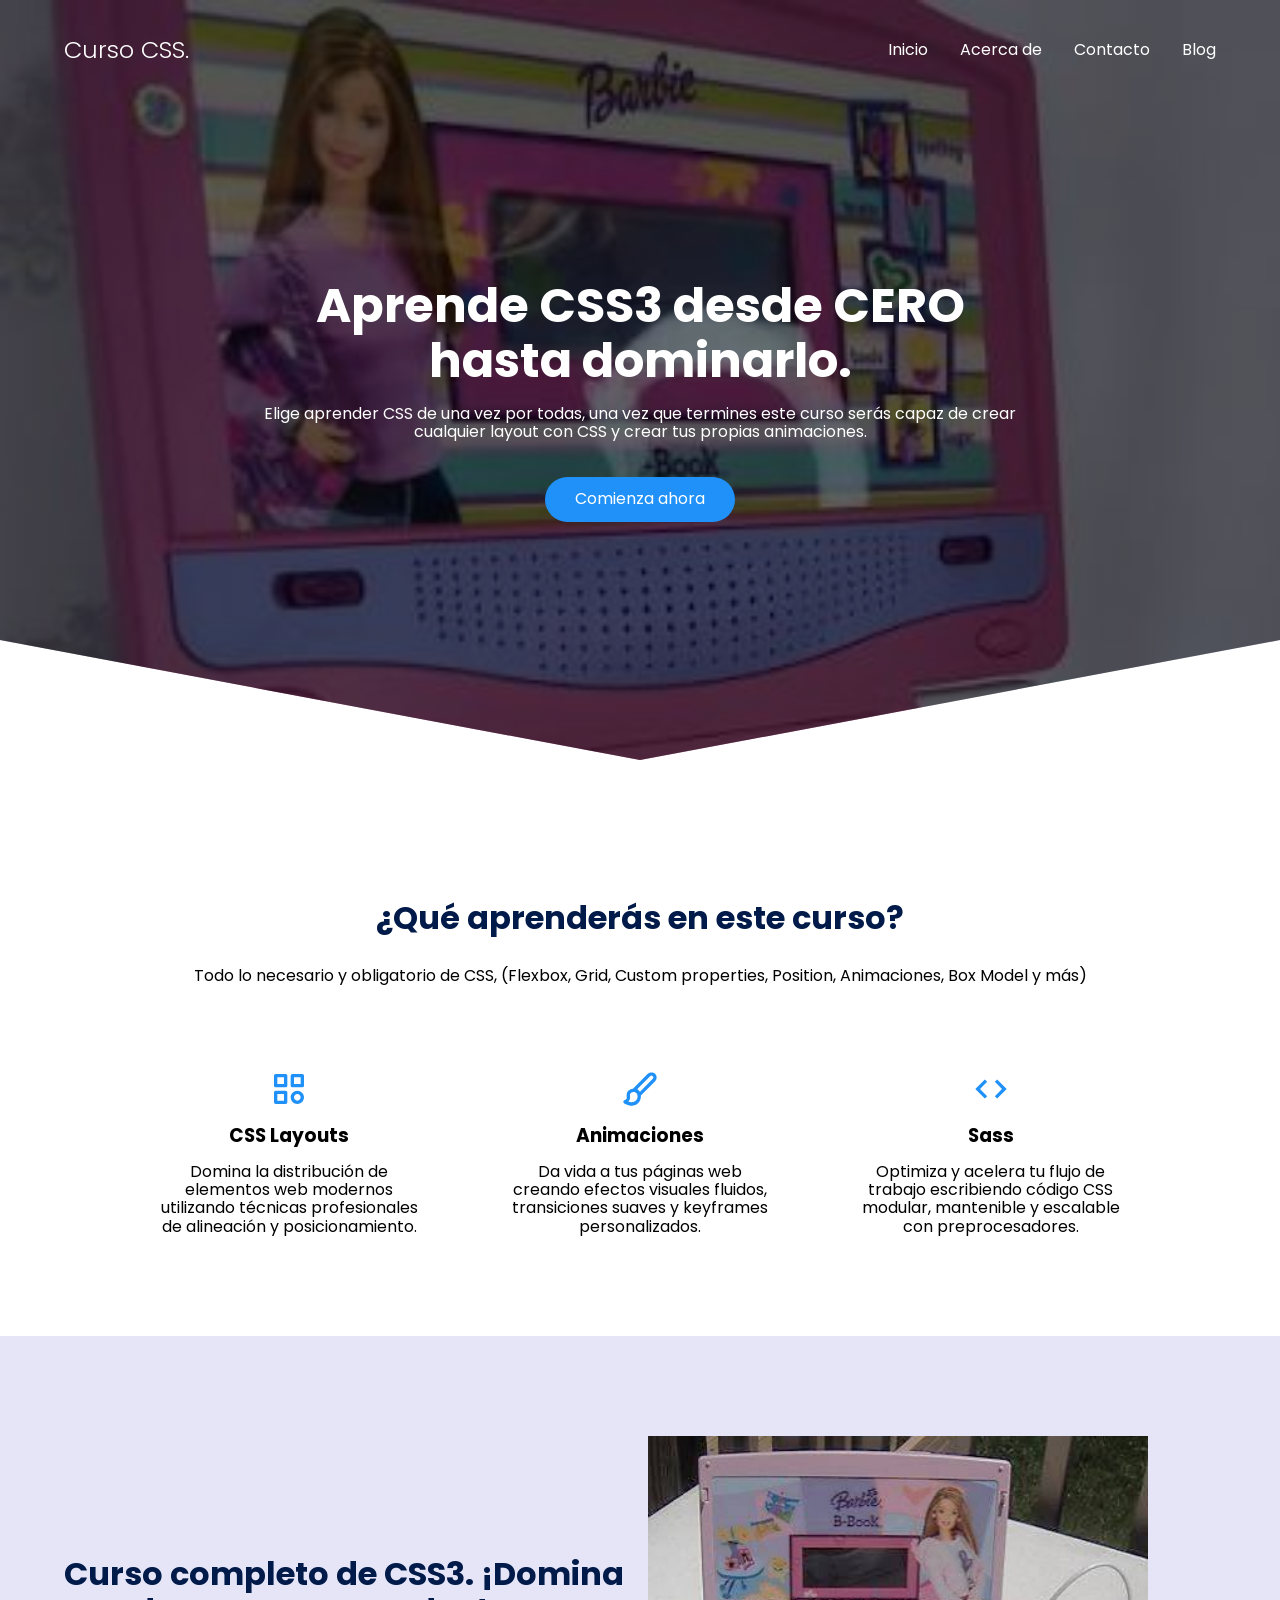
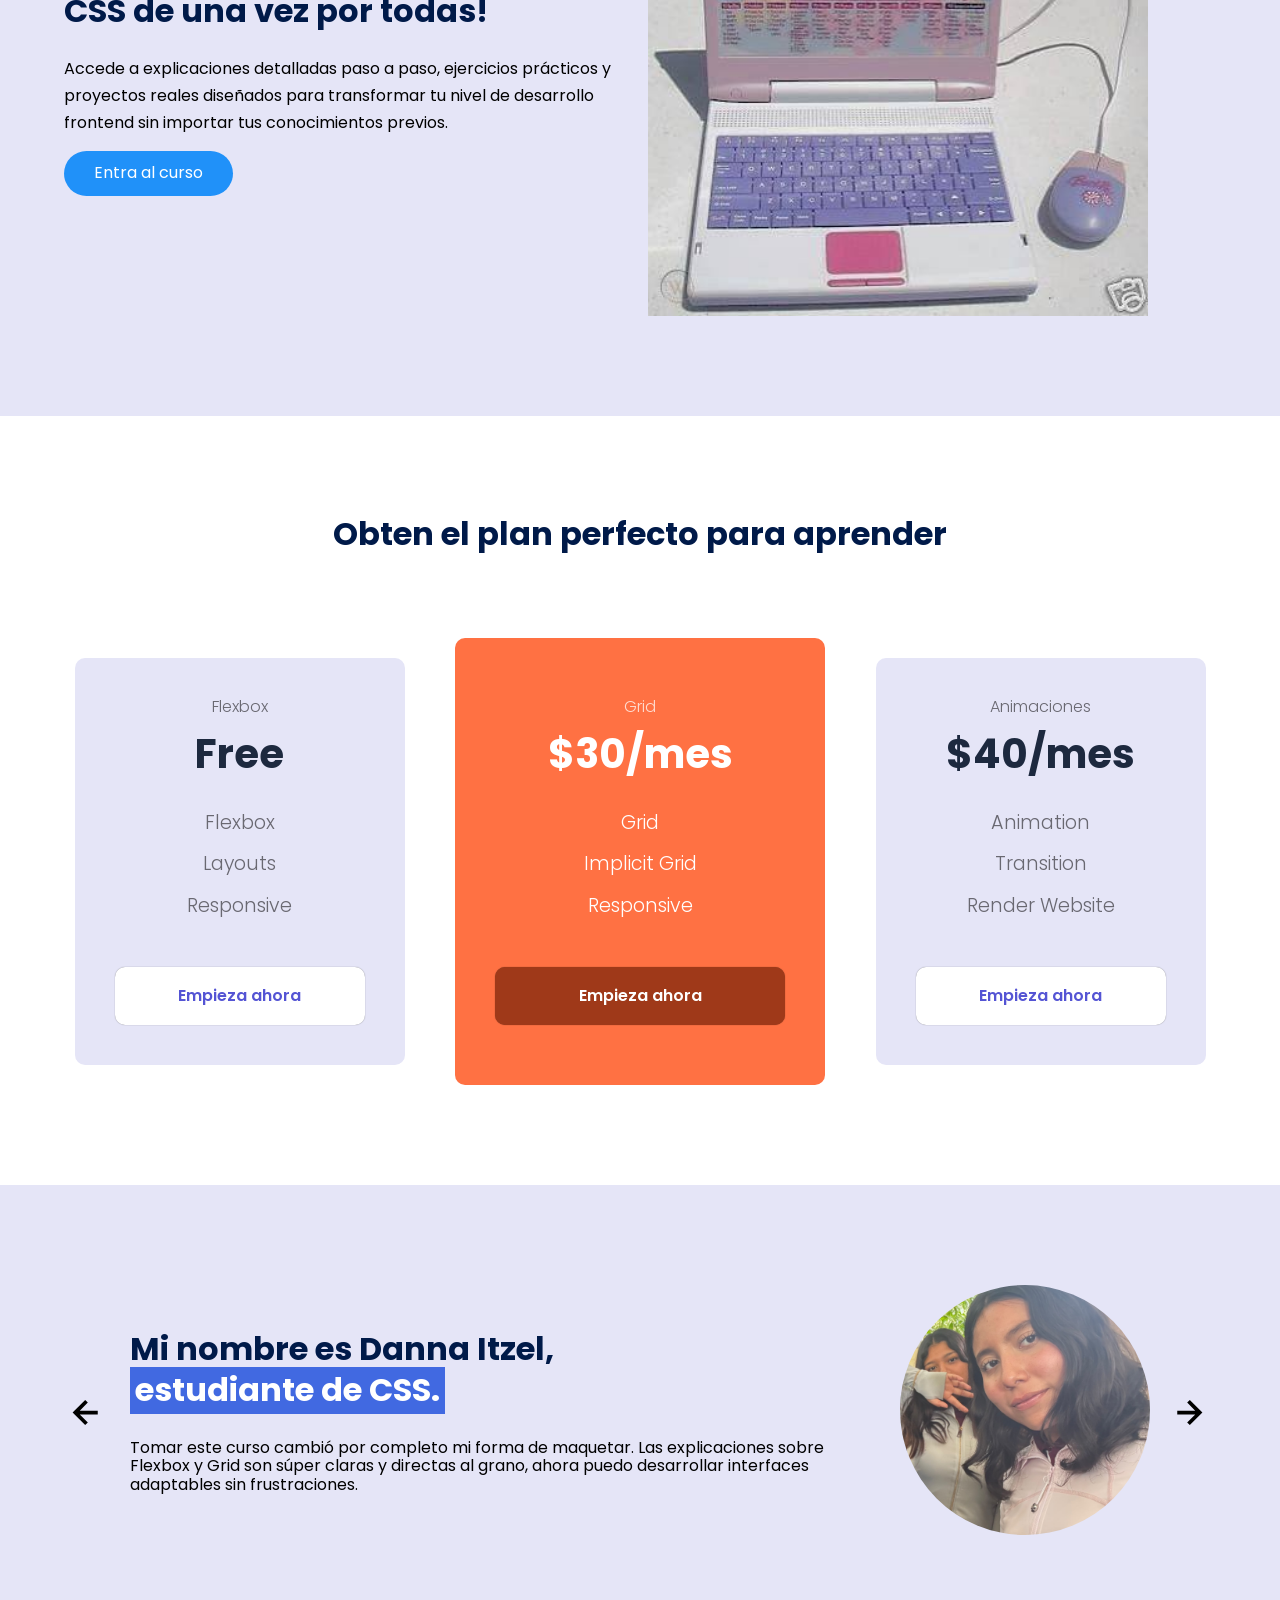
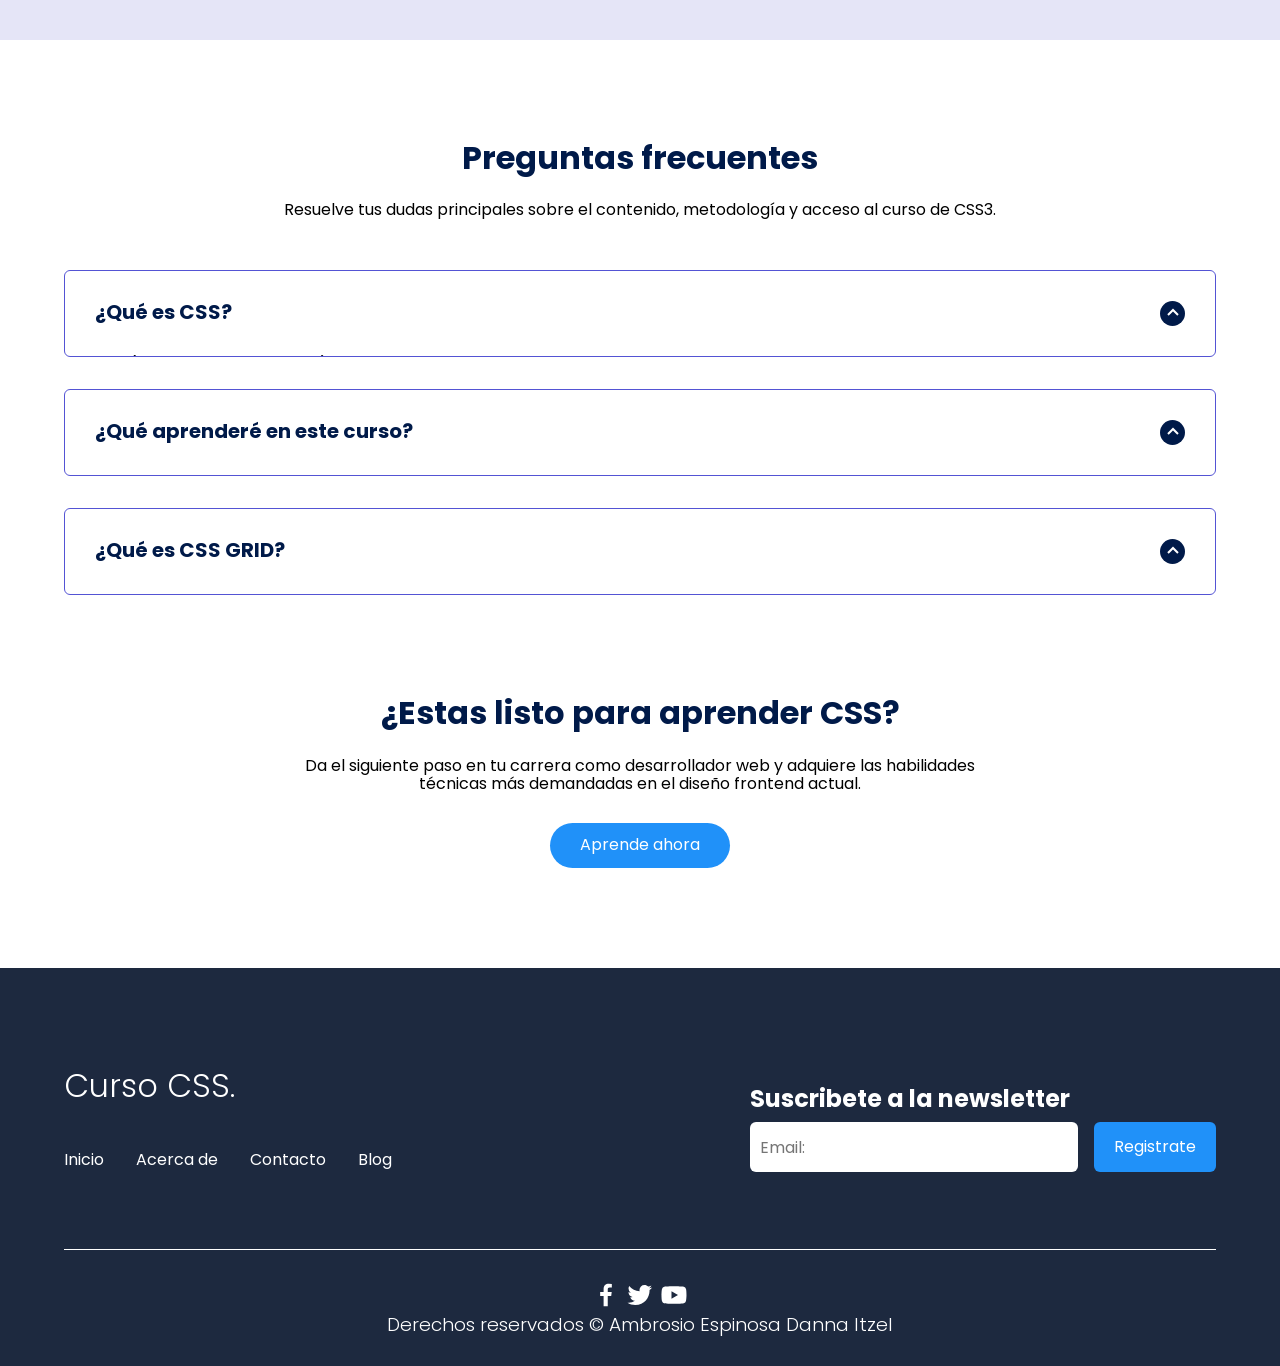
<file: index.html>
<!DOCTYPE html>
<html lang="es">

<head>
    <meta charset="UTF-8">
    <meta http-equiv="X-UA-Compatible" content="IE=edge">
    <meta name="viewport" content="width=device-width, initial-scale=1.0">
    <title>MASTER EN CSS</title>
    <link rel="icon" href="images/corazon.png" type="image/png">
    <link rel="stylesheet" href="./css/normalize.css">
    <link rel="stylesheet" href="./css/estilos.css">

    <meta name="theme-color" content="#2091F9">

    <meta name="title" content="Aprende CSS desde cero">
    <meta name="description"
        content="Domina CSS3 desde las bases hasta técnicas avanzadas como Flexbox, Grid y animaciones profesionales.">
</head>

<body>

    <!-- Inicio -->
    <header class="hero" id="inicio">
        <nav class="nav container">
            <div class="nav__logo">
                <h2 class="nav__title">Curso CSS.</h2>
            </div>

            <ul class="nav__link nav__link--menu">
                <li class="nav__items">
                    <a href="#inicio" class="nav__links">Inicio</a>
                </li>
                <li class="nav__items">
                    <a href="#acerca" class="nav__links">Acerca de</a>
                </li>
                <li class="nav__items">
                    <a href="#contacto" class="nav__links">Contacto</a>
                </li>
                <li class="nav__items">
                    <a href="#blog" class="nav__links">Blog</a>
                </li>

                <img src="./images/close.svg" class="nav__close">
            </ul>

            <div class="nav__menu">
                <img src="./images/menu.svg" class="nav__img">
            </div>
        </nav>

        <section class="hero__container container">
            <h1 class="hero__title">Aprende CSS3 desde CERO hasta dominarlo.</h1>
            <p class="hero__paragraph">Elige aprender CSS de una vez por todas, una vez que termines este curso serás
                capaz de crear cualquier layout con CSS y crear tus propias animaciones.</p>
            <a href="#" class="cta">Comienza ahora</a>
        </section>
    </header>

    <main>
        <section class="container about" id="acerca">
            <h2 class="subtitle">¿Qué aprenderás en este curso?</h2>
            <p class="about__paragraph">Todo lo necesario y obligatorio de CSS, (Flexbox, Grid, Custom properties,
                Position, Animaciones, Box Model y más)</p>

            <div class="about__main">
                <article class="about__icons">
                    <img src="./images/shapes.svg" class="about__icon">
                    <h3 class="about__title">CSS Layouts</h3>
                    <p class="about__paragrah">Domina la distribución de elementos web modernos utilizando técnicas profesionales de alineación y posicionamiento.</p>
                </article>

                <article class="about__icons">
                    <img src="./images/paint.svg" class="about__icon">
                    <h3 class="about__title">Animaciones</h3>
                    <p class="about__paragrah">Da vida a tus páginas web creando efectos visuales fluidos, transiciones suaves y keyframes personalizados.</p>
                </article>

                <article class="about__icons">
                    <img src="./images/code.svg" class="about__icon">
                    <h3 class="about__title">Sass</h3>
                    <p class="about__paragrah">Optimiza y acelera tu flujo de trabajo escribiendo código CSS modular, mantenible y escalable con preprocesadores.</p>
                </article>
            </div>
        </section>

        <section class="knowledge">
            <div class="knowledge__container container">
                <div class="knowledege__texts">
                    <h2 class="subtitle">Curso completo de CSS3. ¡Domina CSS de una vez por todas!</h2>
                    <p class="knowledge__paragraph">Accede a explicaciones detalladas paso a paso, ejercicios prácticos y proyectos reales diseñados para transformar tu nivel de desarrollo frontend sin importar tus conocimientos previos.</p>
                    <a href="#" class="cta">Entra al curso</a>
                </div>

                <figure class="knowledge__picture">
                    <img src="./images/compu.jpg" class="knowledge__img">
                </figure>
            </div>
        </section>

        <section class="price container">
            <h2 class="subtitle">Obten el plan perfecto para aprender</h2>

            <div class="price__table">
                <div class="price__element">
                    <p class="price__name">Flexbox</p>
                    <h3 class="price__price">Free</h3>

                    <div class="price__items">
                        <p class="price__features">Flexbox</p>
                        <p class="price__features">Layouts</p>
                        <p class="price__features">Responsive</p>
                    </div>

                    <a href="#" class="price__cta">Empieza ahora</a>
                </div>


                <div class="price__element price__element--best">
                    <p class="price__name">Grid</p>
                    <h3 class="price__price">$30/mes</h3>

                    <div class="price__items">
                        <p class="price__features">Grid</p>
                        <p class="price__features">Implicit Grid</p>
                        <p class="price__features">Responsive</p>
                    </div>

                    <a href="#" class="price__cta">Empieza ahora</a>
                </div>


                <div class="price__element">
                    <p class="price__name">Animaciones</p>
                    <h3 class="price__price">$40/mes</h3>

                    <div class="price__items">
                        <p class="price__features">Animation</p>
                        <p class="price__features">Transition</p>
                        <p class="price__features">Render Website</p>
                    </div>

                    <a href="#" class="price__cta">Empieza ahora</a>
                </div>


            </div>
        </section>

        <!-- Blog (Aquí se encuentran las opiniones de las personas) -->
        <section class="testimony" id="blog">
            <div class="testimony__container container">
                <img src="./images/leftarrow.svg" class="testimony__arrow" id="before">

                <section class="testimony__body testimony__body--show" data-id="1">
                    <div class="testimony__texts">
                        <h2 class="subtitle">Mi nombre es Danna Itzel, <span class="testimony__course">estudiante
                                de CSS.</span></h2>
                        <p class="testimony__review">Tomar este curso cambió por completo mi forma de maquetar. Las explicaciones sobre Flexbox y Grid son súper claras y directas al grano, ahora puedo desarrollar interfaces adaptables sin frustraciones.</p>
                    </div>

                    <figure class="testimony__picture">
                        <img src="images/cara11.jpg" class="testimony__img">
                    </figure>
                </section>

                <section class="testimony__body" data-id="2">
                    <div class="testimony__texts">
                        <h2 class="subtitle">Mi nombre es Alejandra Perez, <span class="testimony__course">estudiante de
                                CSS.</span></h2>
                        <p class="testimony__review">Excelente metodología de enseñanza. Pasé de no entender cómo posicionar elementos en la pantalla a crear sitios web profesionales completamente responsivos desde cero.</p>
                    </div>

                    <figure class="testimony__picture">
                        <img src="./images/face2.avif" class="testimony__img">
                    </figure>
                </section>

                <section class="testimony__body" data-id="3">
                    <div class="testimony__texts">
                        <h2 class="subtitle">Mi nombre es Kevin Arteaga, <span class="testimony__course">estudiante de
                                CSS.</span></h2>
                        <p class="testimony__review">El módulo de animaciones y transiciones me encantó. Los proyectos prácticos te preparan exactamente para lo que piden en el ámbito laboral.</p>
                    </div>

                    <figure class="testimony__picture">
                        <img src="./images/face3.jpg" class="testimony__img">
                    </figure>
                </section>

                <section class="testimony__body" data-id="4">
                    <div class="testimony__texts">
                        <h2 class="subtitle">Mi nombre es  Ramirez, <span class="testimony__course">estudiante de
                                CSS.</span></h2>
                        <p class="testimony__review">Un curso muy completo y actualizado. La estructura de los temas te lleva de la mano sin abrumarte con teoría innecesaria. ¡Altamente recomendado!</p>
                    </div>

                    <figure class="testimony__picture">
                        <img src="./images/face4.jpg" class="testimony__img">
                    </figure>
                </section>


                <img src="./images/rightarrow.svg" class="testimony__arrow" id="next">
            </div>
        </section>

        <section class="questions container">
            <h2 class="subtitle">Preguntas frecuentes</h2>
            <p class="questions__paragraph">Resuelve tus dudas principales sobre el contenido, metodología y acceso al curso de CSS3.</p>

            <section class="questions__container">
                <article class="questions__padding">
                    <div class="questions__answer">
                        <h3 class="questions__title">¿Qué es CSS?
                            <span class="questions__arrow">
                                <img src="./images/arrow.svg" class="questions__img">
                            </span>
                        </h3>

                        <p class="questions__show">CSS (Cascading Style Sheets) o Hojas de Estilo en Cascada es el lenguaje de diseño gráfico utilizado para definir y crear la presentación de un documento estructurado escrito en HTML o XML, controlando colores, fuentes, espaciados y el diseño responsivo de las páginas web.</p>
                    </div>
                </article>

                <article class="questions__padding">
                    <div class="questions__answer">
                        <h3 class="questions__title">¿Qué aprenderé en este curso?
                            <span class="questions__arrow">
                                <img src="./images/arrow.svg" class="questions__img">
                            </span>
                        </h3>

                        <p class="questions__show">Aprenderás desde los fundamentos del lenguaje y el modelo de caja hasta técnicas avanzadas como Flexbox, CSS Grid, variables personalizadas (custom properties), control de posiciones, animaciones fluidas y preprocesadores como Sass.</p>
                    </div>
                </article>

                <article class="questions__padding">
                    <div class="questions__answer">
                        <h3 class="questions__title">¿Qué es CSS GRID?
                            <span class="questions__arrow">
                                <img src="./images/arrow.svg" class="questions__img">
                            </span>
                        </h3>

                        <p class="questions__show">CSS Grid Layout es un sistema de diseño bidimensional para CSS que permite dividir una página web en áreas o regiones principales, facilitando la creación de estructuras complejas de filas y columnas de forma limpia y eficiente.</p>
                    </div>
                </article>
            </section>

            <section class="questions__offer">
                <h2 class="subtitle">¿Estas listo para aprender CSS?</h2>
                <p class="questions__copy">Da el siguiente paso en tu carrera como desarrollador web y adquiere las habilidades técnicas más demandadas en el diseño frontend actual.</p>
                <a href="#" class="cta">Aprende ahora</a>
            </section>
        </section>
    </main>

    <!-- Contacto (Ubicado en el footer con el formulario de suscripción) -->
    <footer class="footer" id="contacto">
        <section class="footer__container container">
            <nav class="nav nav--footer">
                <h2 class="footer__title">Curso CSS.</h2>

                <ul class="nav__link nav__link--footer">
                    <li class="nav__items">
                        <a href="#inicio" class="nav__links">Inicio</a>
                    </li>
                    <li class="nav__items">
                        <a href="#acerca" class="nav__links">Acerca de</a>
                    </li>
                    <li class="nav__items">
                        <a href="#contacto" class="nav__links">Contacto</a>
                    </li>
                    <li class="nav__items">
                        <a href="#blog" class="nav__links">Blog</a>
                    </li>
                </ul>
            </nav>

            <form class="footer__form" action="https://formspree.io/f/xbgdzyba" method="POST">
                <h2 class="footer__newsletter">Suscribete a la newsletter</h2>
                <div class="footer__inputs">
                    <input type="email" placeholder="Email:" class="footer__input" name="_replyto">
                    <input type="submit" value="Registrate" class="footer__submit">
                </div>
            </form>
        </section>

        <section class="footer__copy container">
            <div class="footer__social">
                <a href="#" class="footer__icons"><img src="./images/facebook.svg" class="footer__img"></a>
                <a href="#" class="footer__icons"><img src="./images/twitter.svg" class="footer__img"></a>
                <a href="#" class="footer__icons"><img src="./images/youtube.svg" class="footer__img"></a>
            </div>

            <h3 class="footer__copyright">Derechos reservados &copy; Ambrosio Espinosa Danna Itzel</h3>
        </section>
    </footer>

    <script src="./js/slider.js"></script>
    <script src="./js/questions.js"></script>
    <script src="./js/menu.js"></script>
</body>

</html>
</file>
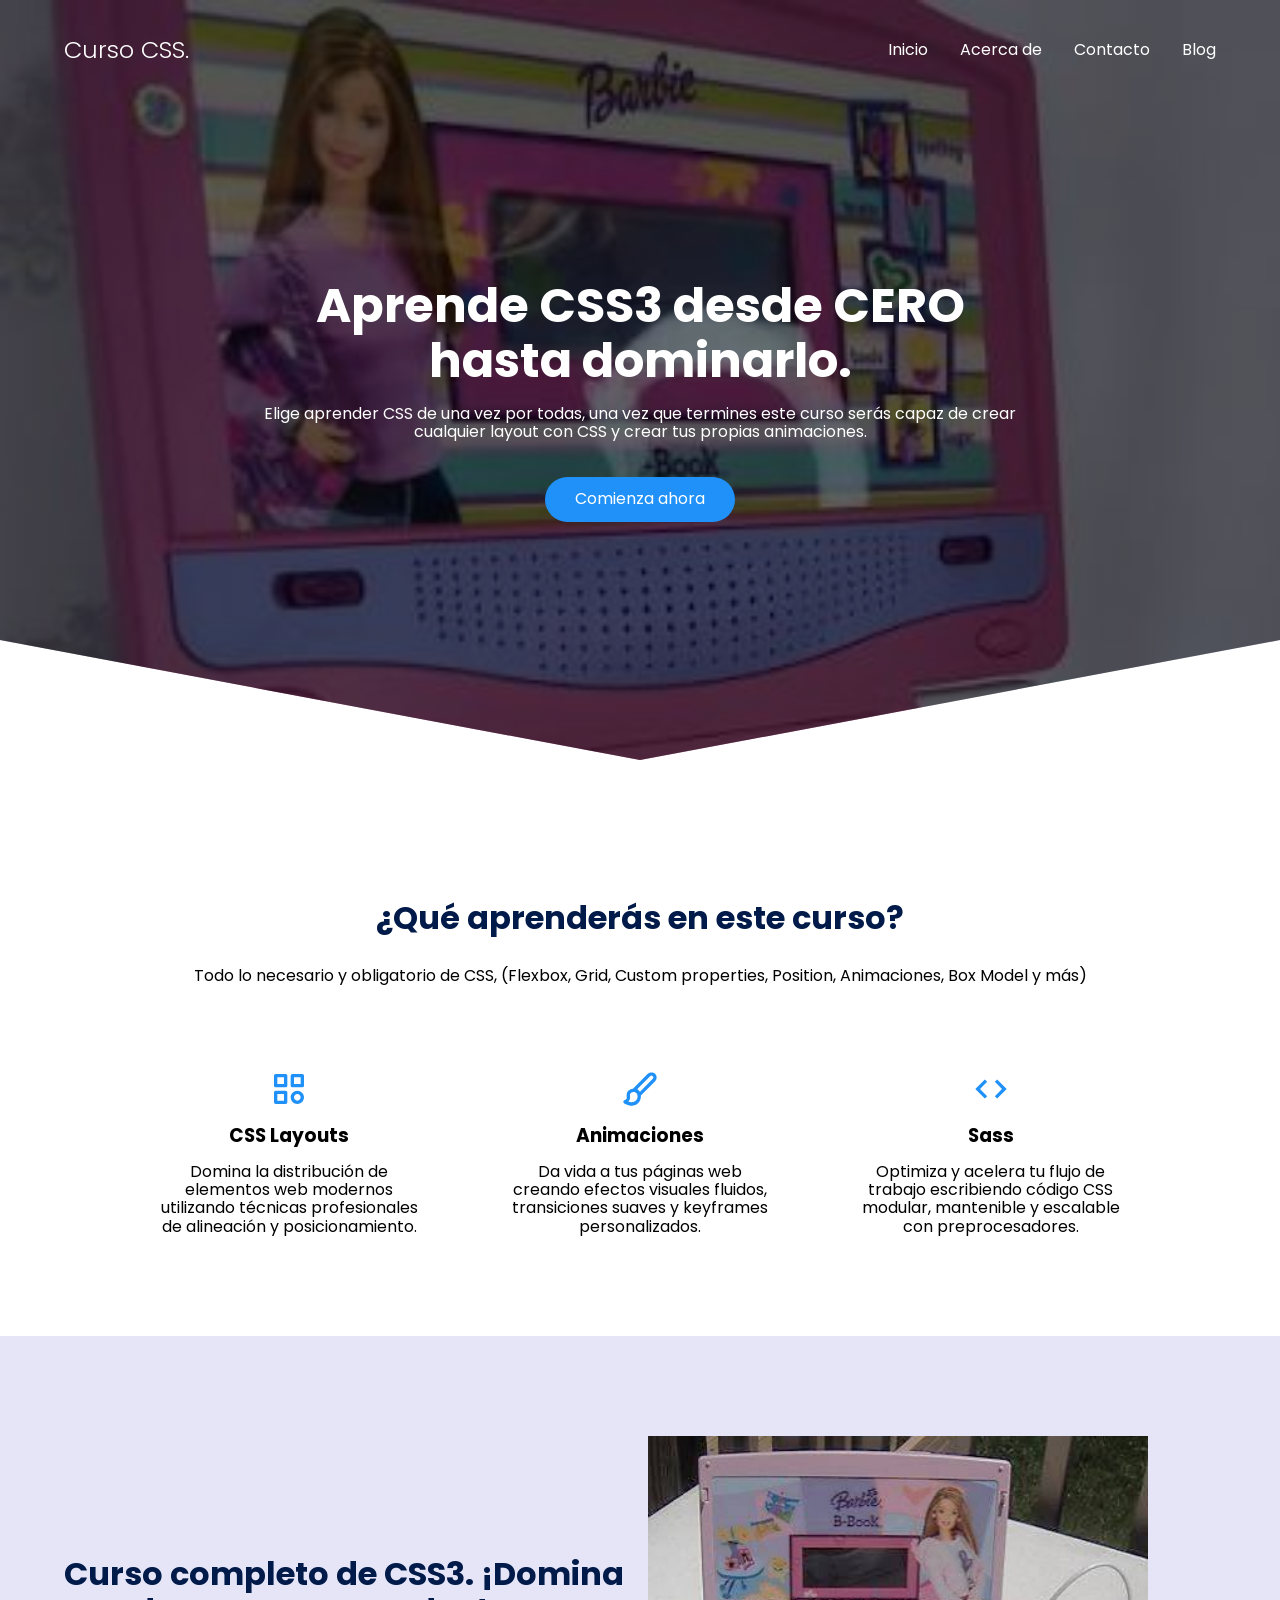
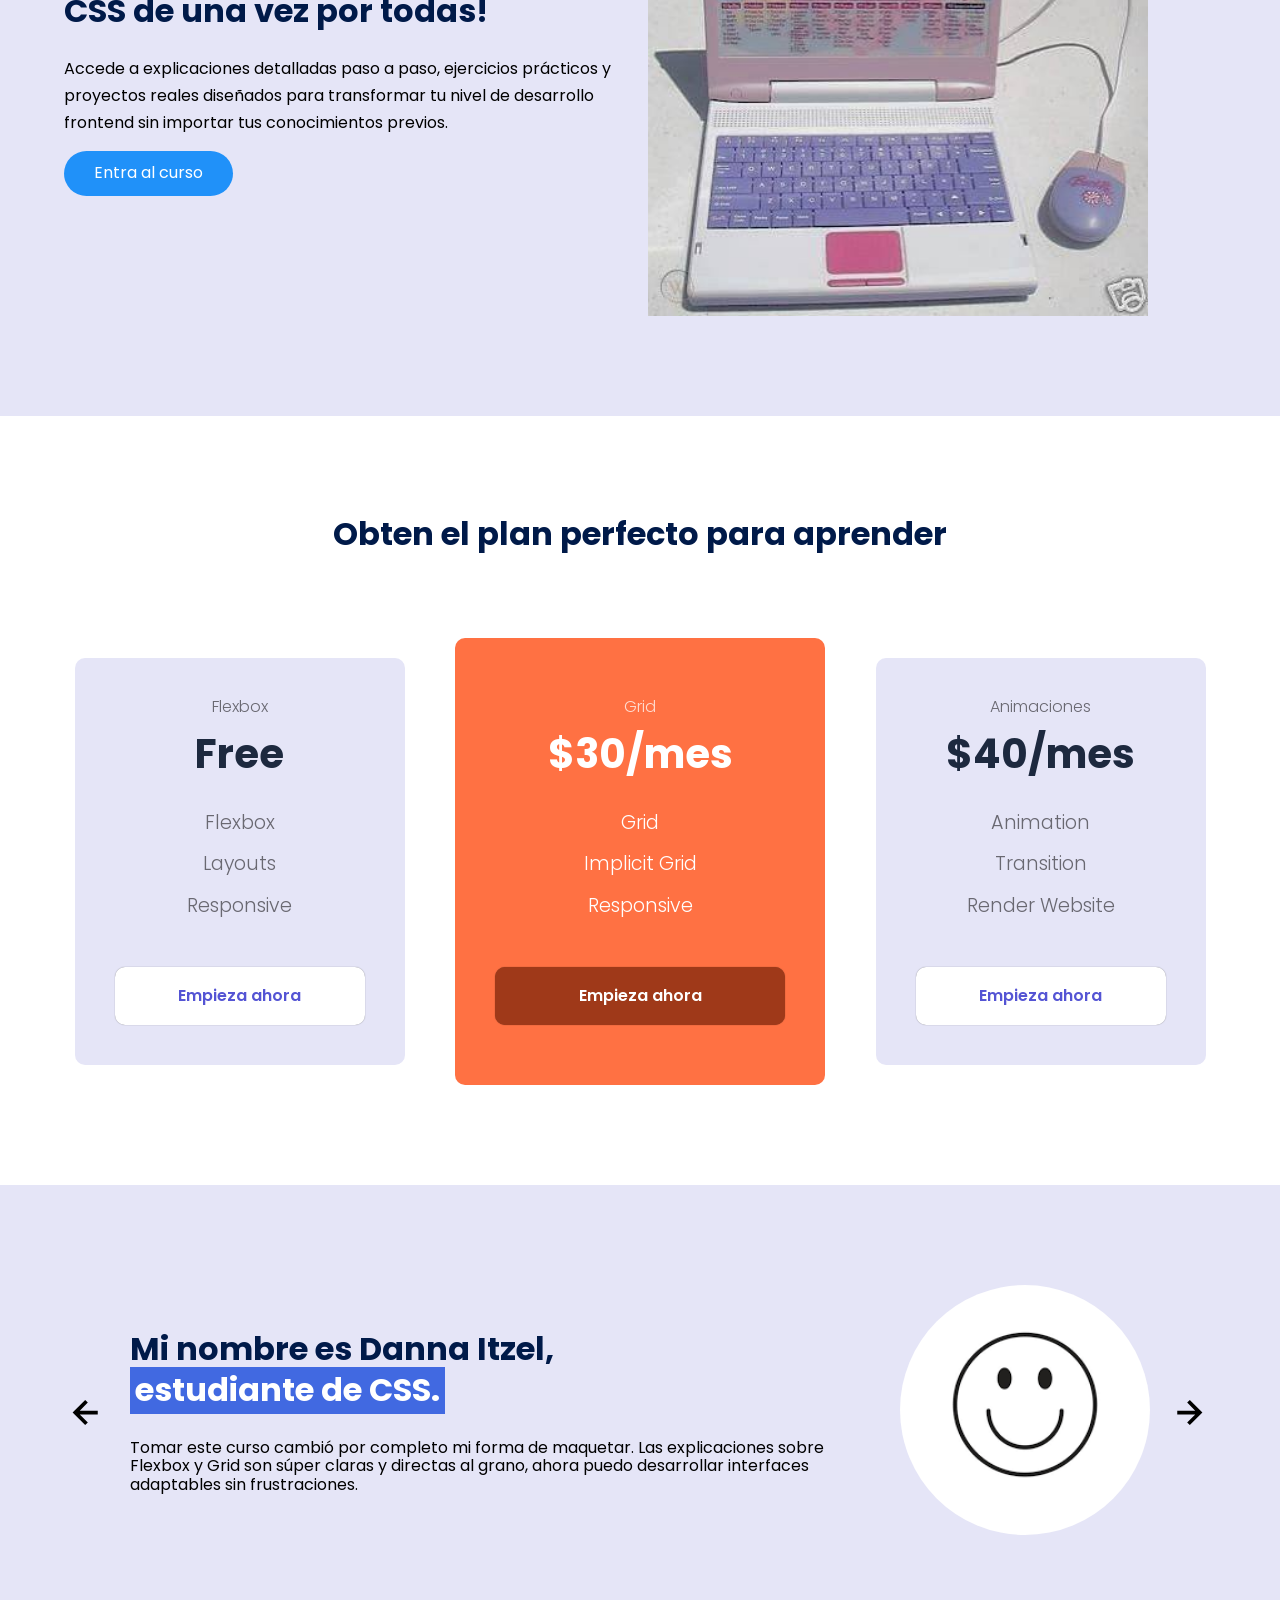
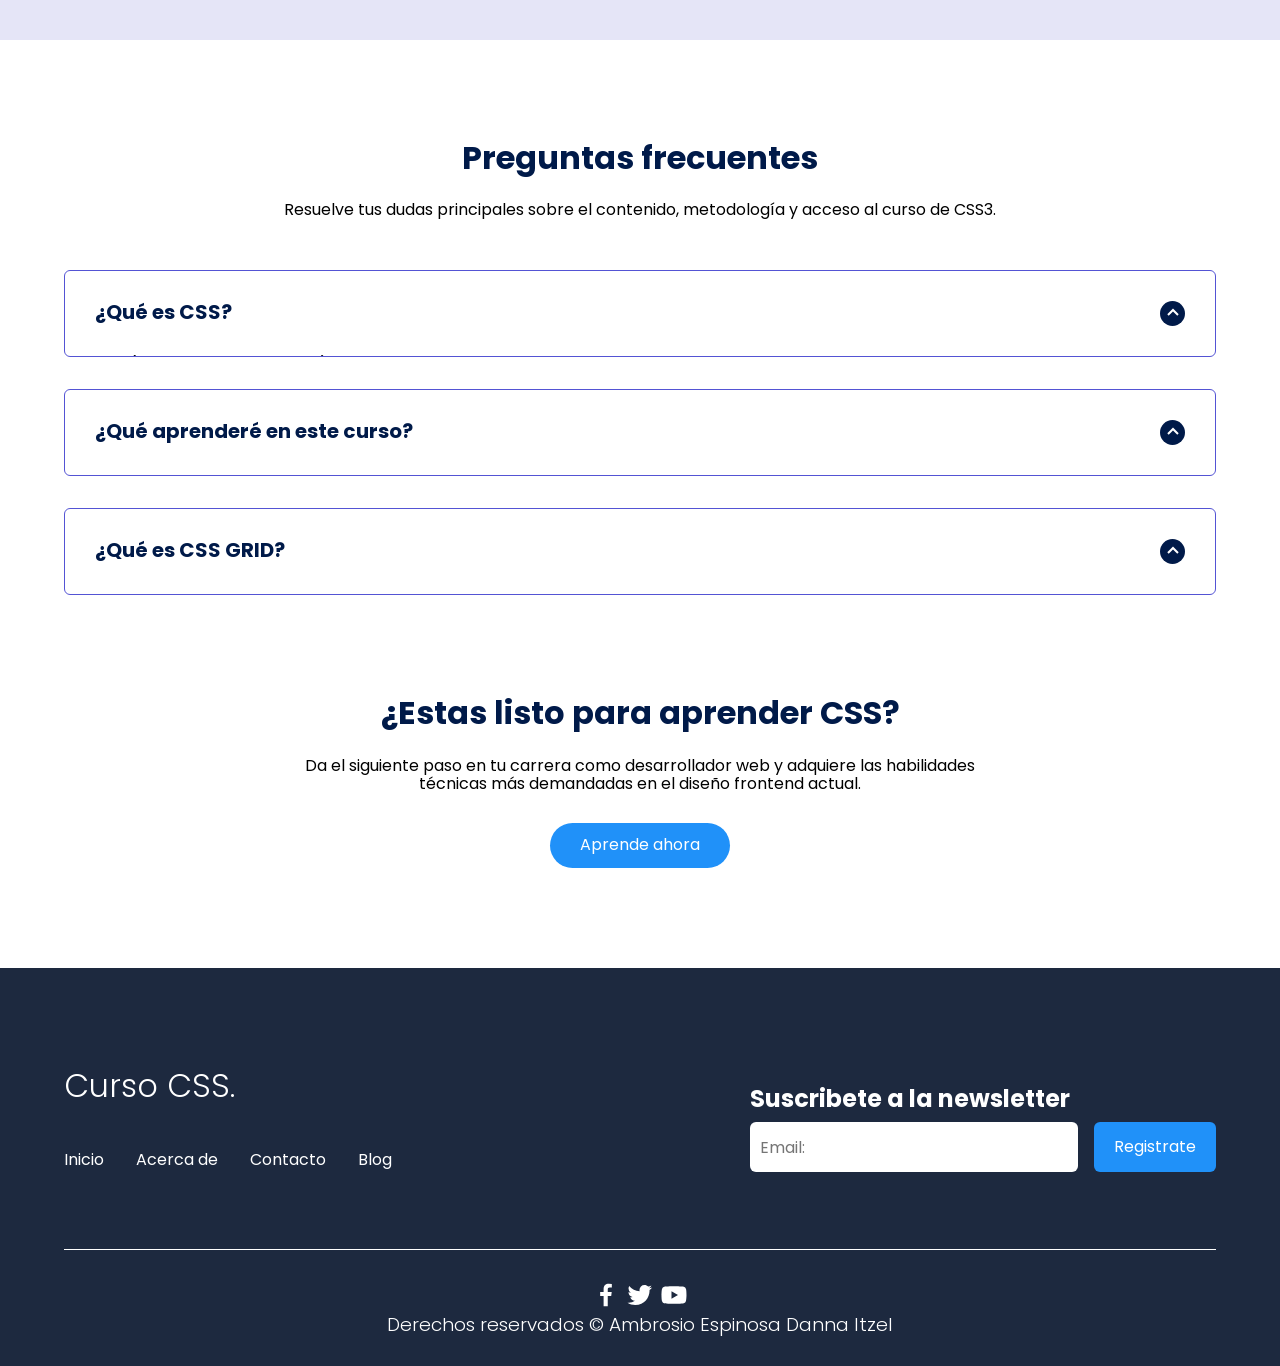
<file: Proyecto_4_ambrosio_dannaa/index.html>
<!DOCTYPE html>
<html lang="es">

<head>
    <meta charset="UTF-8">
    <meta http-equiv="X-UA-Compatible" content="IE=edge">
    <meta name="viewport" content="width=device-width, initial-scale=1.0">
    <title>MASTER EN CSS</title>
    <link rel="icon" href="images/corazon.png" type="image/png">
    <link rel="stylesheet" href="./css/normalize.css">
    <link rel="stylesheet" href="./css/estilos.css">

    <meta name="theme-color" content="#2091F9">

    <meta name="title" content="Aprende CSS desde cero">
    <meta name="description"
        content="Domina CSS3 desde las bases hasta técnicas avanzadas como Flexbox, Grid y animaciones profesionales.">
</head>

<body>

    <!-- Inicio -->
    <header class="hero" id="inicio">
        <nav class="nav container">
            <div class="nav__logo">
                <h2 class="nav__title">Curso CSS.</h2>
            </div>

            <ul class="nav__link nav__link--menu">
                <li class="nav__items">
                    <a href="#inicio" class="nav__links">Inicio</a>
                </li>
                <li class="nav__items">
                    <a href="#acerca" class="nav__links">Acerca de</a>
                </li>
                <li class="nav__items">
                    <a href="#contacto" class="nav__links">Contacto</a>
                </li>
                <li class="nav__items">
                    <a href="#blog" class="nav__links">Blog</a>
                </li>

                <img src="./images/close.svg" class="nav__close">
            </ul>

            <div class="nav__menu">
                <img src="./images/menu.svg" class="nav__img">
            </div>
        </nav>

        <section class="hero__container container">
            <h1 class="hero__title">Aprende CSS3 desde CERO hasta dominarlo.</h1>
            <p class="hero__paragraph">Elige aprender CSS de una vez por todas, una vez que termines este curso serás
                capaz de crear cualquier layout con CSS y crear tus propias animaciones.</p>
            <a href="#" class="cta">Comienza ahora</a>
        </section>
    </header>

    <main>
        <section class="container about" id="acerca">
            <h2 class="subtitle">¿Qué aprenderás en este curso?</h2>
            <p class="about__paragraph">Todo lo necesario y obligatorio de CSS, (Flexbox, Grid, Custom properties,
                Position, Animaciones, Box Model y más)</p>

            <div class="about__main">
                <article class="about__icons">
                    <img src="./images/shapes.svg" class="about__icon">
                    <h3 class="about__title">CSS Layouts</h3>
                    <p class="about__paragrah">Domina la distribución de elementos web modernos utilizando técnicas profesionales de alineación y posicionamiento.</p>
                </article>

                <article class="about__icons">
                    <img src="./images/paint.svg" class="about__icon">
                    <h3 class="about__title">Animaciones</h3>
                    <p class="about__paragrah">Da vida a tus páginas web creando efectos visuales fluidos, transiciones suaves y keyframes personalizados.</p>
                </article>

                <article class="about__icons">
                    <img src="./images/code.svg" class="about__icon">
                    <h3 class="about__title">Sass</h3>
                    <p class="about__paragrah">Optimiza y acelera tu flujo de trabajo escribiendo código CSS modular, mantenible y escalable con preprocesadores.</p>
                </article>
            </div>
        </section>

        <section class="knowledge">
            <div class="knowledge__container container">
                <div class="knowledege__texts">
                    <h2 class="subtitle">Curso completo de CSS3. ¡Domina CSS de una vez por todas!</h2>
                    <p class="knowledge__paragraph">Accede a explicaciones detalladas paso a paso, ejercicios prácticos y proyectos reales diseñados para transformar tu nivel de desarrollo frontend sin importar tus conocimientos previos.</p>
                    <a href="#" class="cta">Entra al curso</a>
                </div>

                <figure class="knowledge__picture">
                    <img src="./images/compu.jpg" class="knowledge__img">
                </figure>
            </div>
        </section>

        <section class="price container">
            <h2 class="subtitle">Obten el plan perfecto para aprender</h2>

            <div class="price__table">
                <div class="price__element">
                    <p class="price__name">Flexbox</p>
                    <h3 class="price__price">Free</h3>

                    <div class="price__items">
                        <p class="price__features">Flexbox</p>
                        <p class="price__features">Layouts</p>
                        <p class="price__features">Responsive</p>
                    </div>

                    <a href="#" class="price__cta">Empieza ahora</a>
                </div>


                <div class="price__element price__element--best">
                    <p class="price__name">Grid</p>
                    <h3 class="price__price">$30/mes</h3>

                    <div class="price__items">
                        <p class="price__features">Grid</p>
                        <p class="price__features">Implicit Grid</p>
                        <p class="price__features">Responsive</p>
                    </div>

                    <a href="#" class="price__cta">Empieza ahora</a>
                </div>


                <div class="price__element">
                    <p class="price__name">Animaciones</p>
                    <h3 class="price__price">$40/mes</h3>

                    <div class="price__items">
                        <p class="price__features">Animation</p>
                        <p class="price__features">Transition</p>
                        <p class="price__features">Render Website</p>
                    </div>

                    <a href="#" class="price__cta">Empieza ahora</a>
                </div>


            </div>
        </section>

        <!-- Blog (Aquí se encuentran las opiniones de las personas) -->
        <section class="testimony" id="blog">
            <div class="testimony__container container">
                <img src="./images/leftarrow.svg" class="testimony__arrow" id="before">

                <section class="testimony__body testimony__body--show" data-id="1">
                    <div class="testimony__texts">
                        <h2 class="subtitle">Mi nombre es Danna Itzel, <span class="testimony__course">estudiante
                                de CSS.</span></h2>
                        <p class="testimony__review">Tomar este curso cambió por completo mi forma de maquetar. Las explicaciones sobre Flexbox y Grid son súper claras y directas al grano, ahora puedo desarrollar interfaces adaptables sin frustraciones.</p>
                    </div>

                    <figure class="testimony__picture">
                        <img src="./images/face.png" class="testimony__img">
                    </figure>
                </section>

                <section class="testimony__body" data-id="2">
                    <div class="testimony__texts">
                        <h2 class="subtitle">Mi nombre es Alejandra Perez, <span class="testimony__course">estudiante de
                                CSS.</span></h2>
                        <p class="testimony__review">Excelente metodología de enseñanza. Pasé de no entender cómo posicionar elementos en la pantalla a crear sitios web profesionales completamente responsivos desde cero.</p>
                    </div>

                    <figure class="testimony__picture">
                        <img src="./images/face2.avif" class="testimony__img">
                    </figure>
                </section>

                <section class="testimony__body" data-id="3">
                    <div class="testimony__texts">
                        <h2 class="subtitle">Mi nombre es Kevin Arteaga, <span class="testimony__course">estudiante de
                                CSS.</span></h2>
                        <p class="testimony__review">El módulo de animaciones y transiciones me encantó. Los proyectos prácticos te preparan exactamente para lo que piden en el ámbito laboral.</p>
                    </div>

                    <figure class="testimony__picture">
                        <img src="./images/face3.jpg" class="testimony__img">
                    </figure>
                </section>

                <section class="testimony__body" data-id="4">
                    <div class="testimony__texts">
                        <h2 class="subtitle">Mi nombre es  Ramirez, <span class="testimony__course">estudiante de
                                CSS.</span></h2>
                        <p class="testimony__review">Un curso muy completo y actualizado. La estructura de los temas te lleva de la mano sin abrumarte con teoría innecesaria. ¡Altamente recomendado!</p>
                    </div>

                    <figure class="testimony__picture">
                        <img src="./images/face4.jpg" class="testimony__img">
                    </figure>
                </section>


                <img src="./images/rightarrow.svg" class="testimony__arrow" id="next">
            </div>
        </section>

        <section class="questions container">
            <h2 class="subtitle">Preguntas frecuentes</h2>
            <p class="questions__paragraph">Resuelve tus dudas principales sobre el contenido, metodología y acceso al curso de CSS3.</p>

            <section class="questions__container">
                <article class="questions__padding">
                    <div class="questions__answer">
                        <h3 class="questions__title">¿Qué es CSS?
                            <span class="questions__arrow">
                                <img src="./images/arrow.svg" class="questions__img">
                            </span>
                        </h3>

                        <p class="questions__show">CSS (Cascading Style Sheets) o Hojas de Estilo en Cascada es el lenguaje de diseño gráfico utilizado para definir y crear la presentación de un documento estructurado escrito en HTML o XML, controlando colores, fuentes, espaciados y el diseño responsivo de las páginas web.</p>
                    </div>
                </article>

                <article class="questions__padding">
                    <div class="questions__answer">
                        <h3 class="questions__title">¿Qué aprenderé en este curso?
                            <span class="questions__arrow">
                                <img src="./images/arrow.svg" class="questions__img">
                            </span>
                        </h3>

                        <p class="questions__show">Aprenderás desde los fundamentos del lenguaje y el modelo de caja hasta técnicas avanzadas como Flexbox, CSS Grid, variables personalizadas (custom properties), control de posiciones, animaciones fluidas y preprocesadores como Sass.</p>
                    </div>
                </article>

                <article class="questions__padding">
                    <div class="questions__answer">
                        <h3 class="questions__title">¿Qué es CSS GRID?
                            <span class="questions__arrow">
                                <img src="./images/arrow.svg" class="questions__img">
                            </span>
                        </h3>

                        <p class="questions__show">CSS Grid Layout es un sistema de diseño bidimensional para CSS que permite dividir una página web en áreas o regiones principales, facilitando la creación de estructuras complejas de filas y columnas de forma limpia y eficiente.</p>
                    </div>
                </article>
            </section>

            <section class="questions__offer">
                <h2 class="subtitle">¿Estas listo para aprender CSS?</h2>
                <p class="questions__copy">Da el siguiente paso en tu carrera como desarrollador web y adquiere las habilidades técnicas más demandadas en el diseño frontend actual.</p>
                <a href="#" class="cta">Aprende ahora</a>
            </section>
        </section>
    </main>

    <!-- Contacto (Ubicado en el footer con el formulario de suscripción) -->
    <footer class="footer" id="contacto">
        <section class="footer__container container">
            <nav class="nav nav--footer">
                <h2 class="footer__title">Curso CSS.</h2>

                <ul class="nav__link nav__link--footer">
                    <li class="nav__items">
                        <a href="#inicio" class="nav__links">Inicio</a>
                    </li>
                    <li class="nav__items">
                        <a href="#acerca" class="nav__links">Acerca de</a>
                    </li>
                    <li class="nav__items">
                        <a href="#contacto" class="nav__links">Contacto</a>
                    </li>
                    <li class="nav__items">
                        <a href="#blog" class="nav__links">Blog</a>
                    </li>
                </ul>
            </nav>

            <form class="footer__form" action="https://formspree.io/f/xbgdzyba" method="POST">
                <h2 class="footer__newsletter">Suscribete a la newsletter</h2>
                <div class="footer__inputs">
                    <input type="email" placeholder="Email:" class="footer__input" name="_replyto">
                    <input type="submit" value="Registrate" class="footer__submit">
                </div>
            </form>
        </section>

        <section class="footer__copy container">
            <div class="footer__social">
                <a href="#" class="footer__icons"><img src="./images/facebook.svg" class="footer__img"></a>
                <a href="#" class="footer__icons"><img src="./images/twitter.svg" class="footer__img"></a>
                <a href="#" class="footer__icons"><img src="./images/youtube.svg" class="footer__img"></a>
            </div>

            <h3 class="footer__copyright">Derechos reservados &copy; Ambrosio Espinosa Danna Itzel</h3>
        </section>
    </footer>

    <script src="./js/slider.js"></script>
    <script src="./js/questions.js"></script>
    <script src="./js/menu.js"></script>
</body>

</html>
</file>
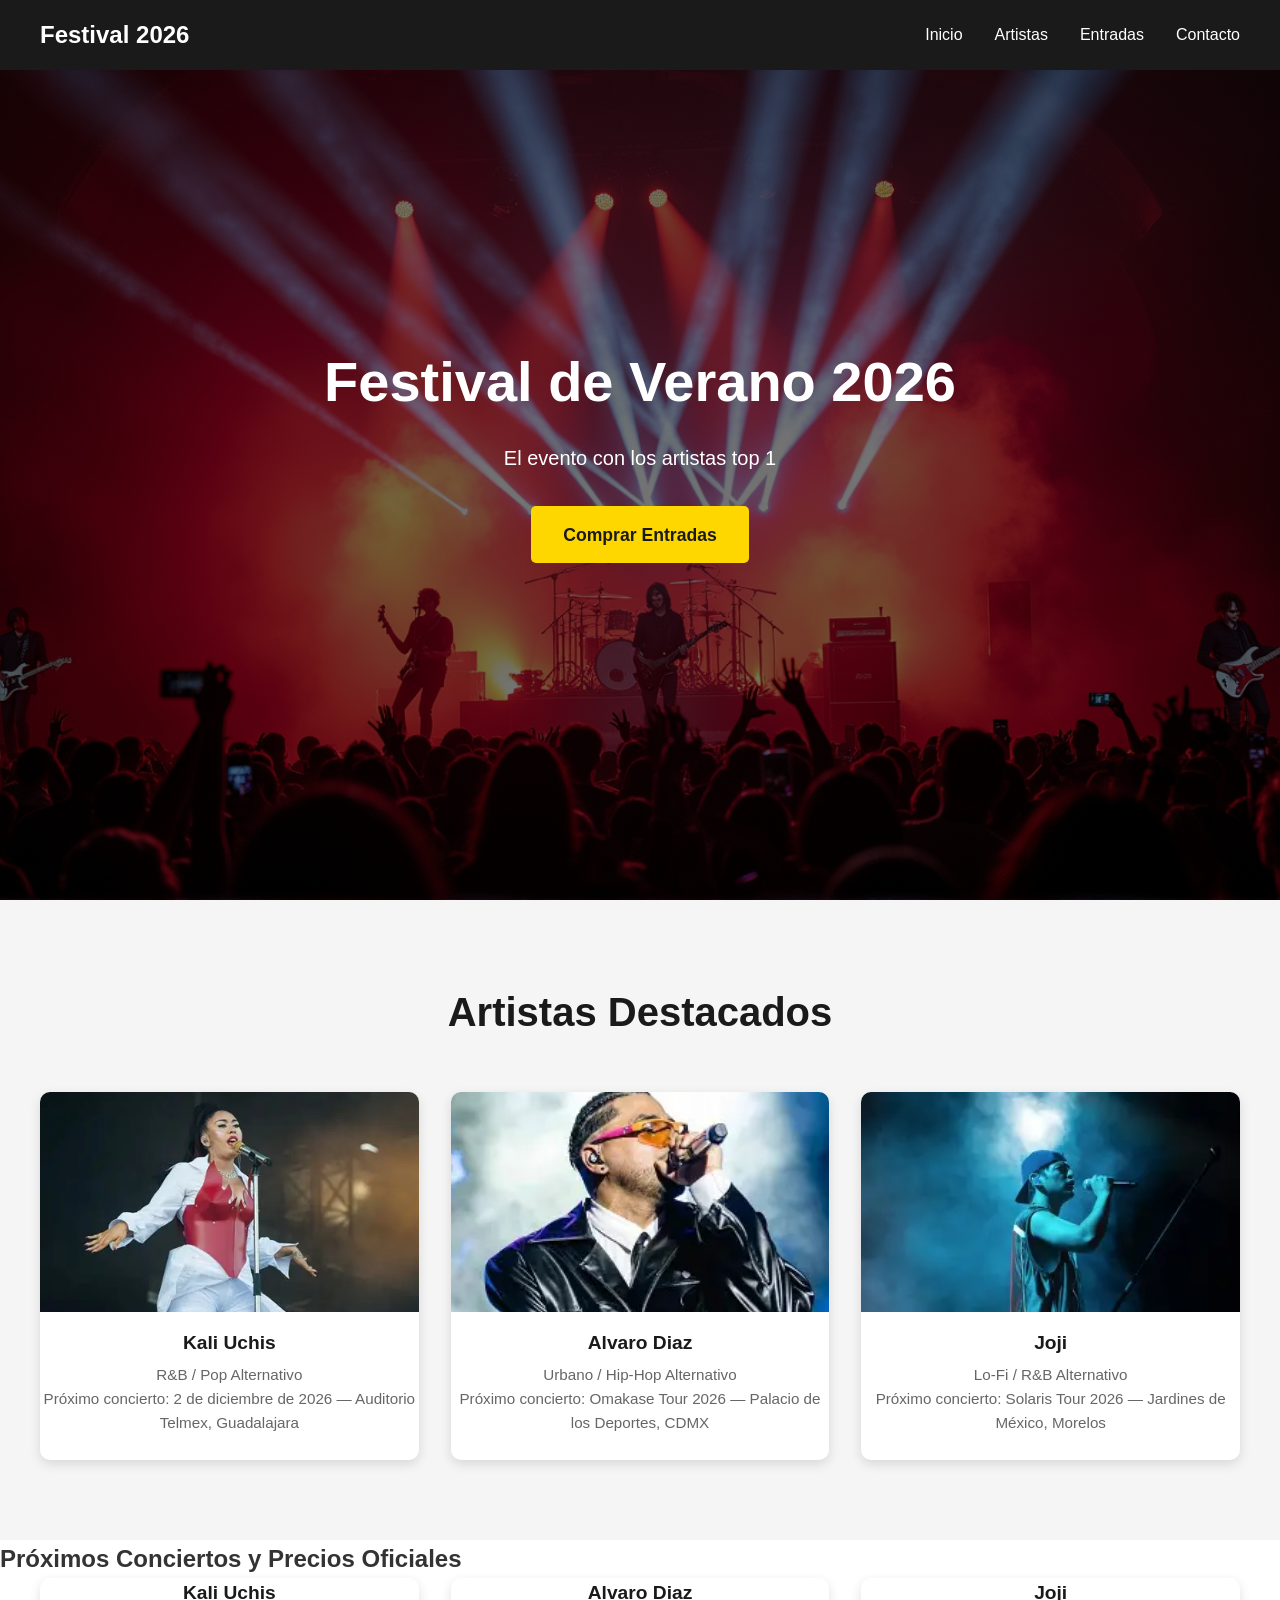
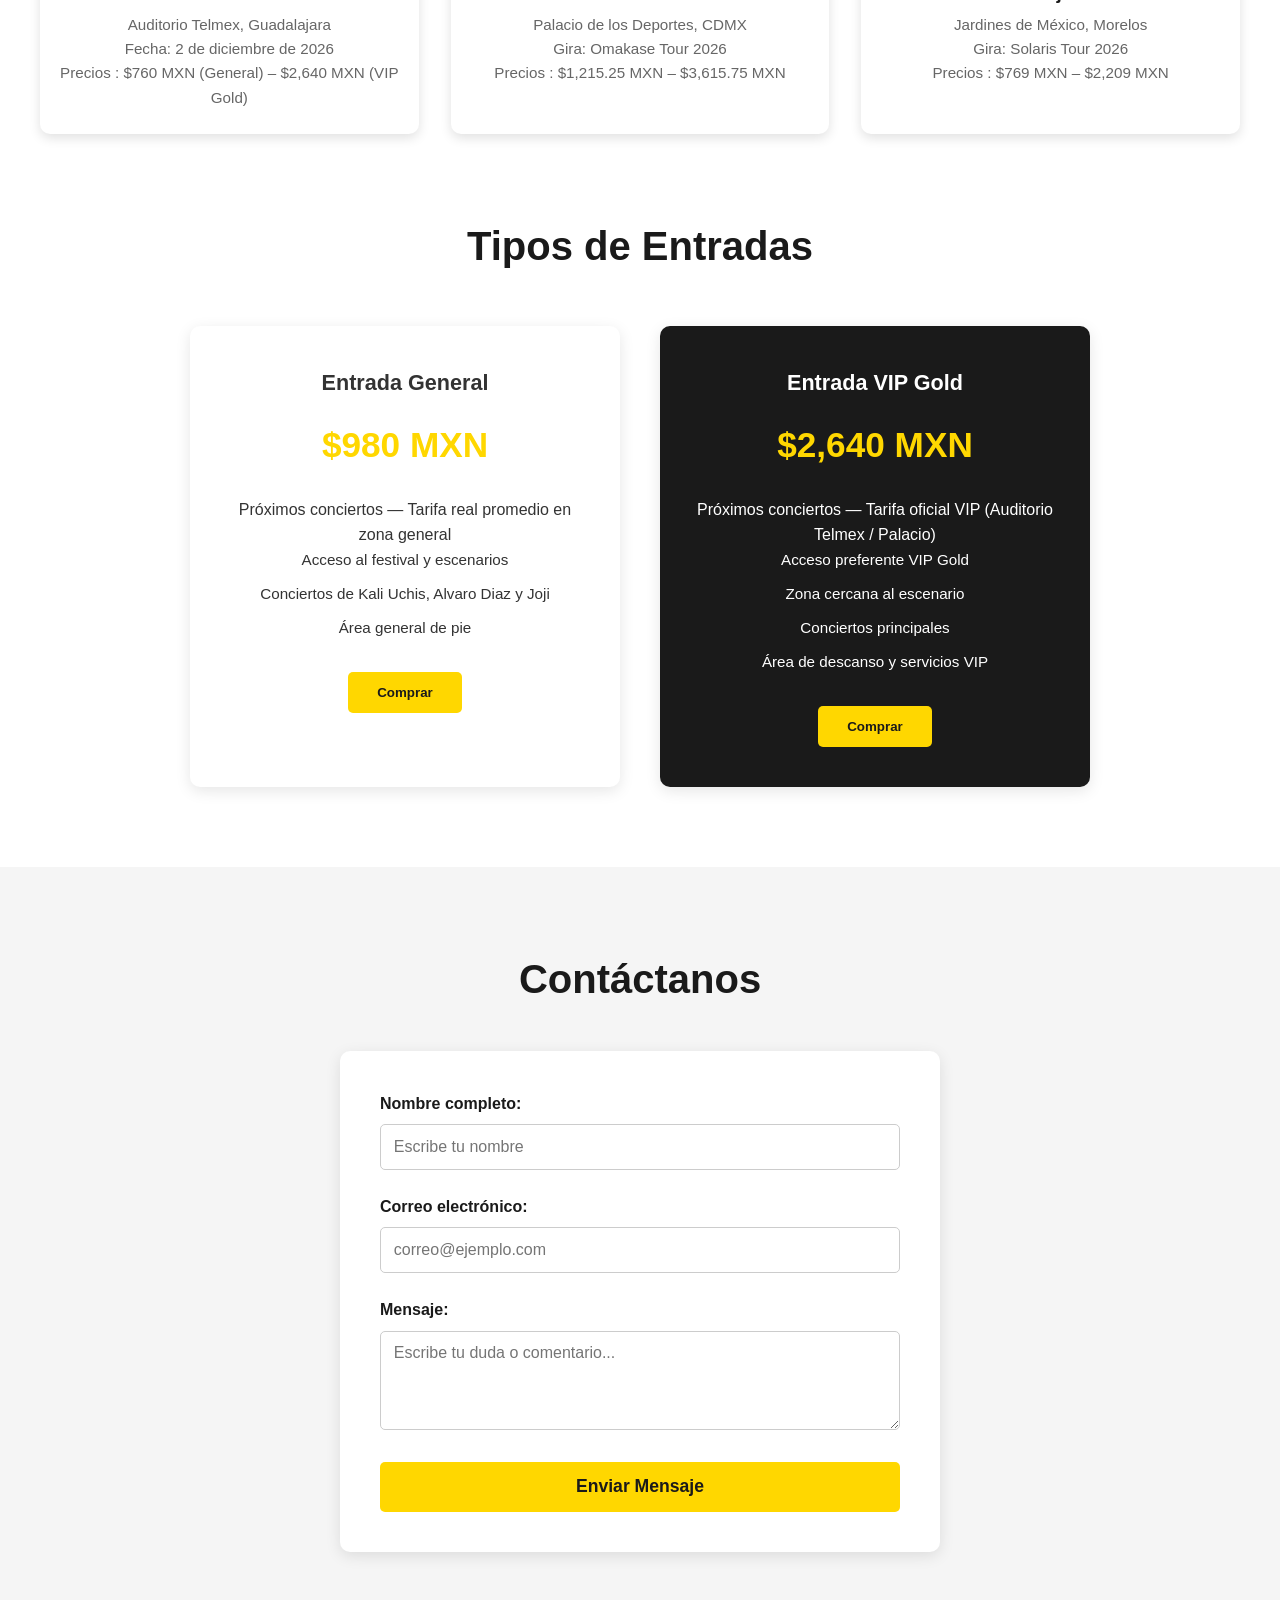
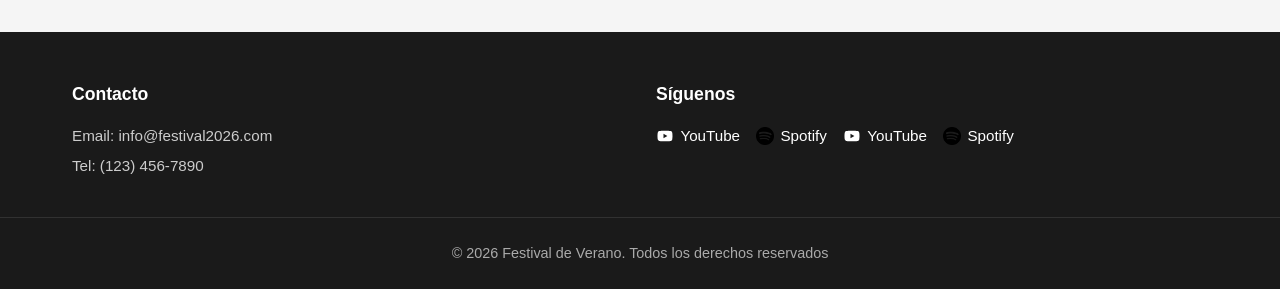
<file: Proyecto_9_Ambrosio_Danna/index.html>
<!DOCTYPE html>
<html lang="es">
<head>
    <meta charset="UTF-8">
    <meta name="viewport" content="width=device-width, initial-scale=1.0">
    <title>Proyecto_9_Ambrosio_Danna</title>
    <link rel="stylesheet" href="styles.css">
    <link rel="shortcut icon" href="./img/sonreir.png" type="image/x-icon">
</head>
<body>
    <header>
        <nav>
            <div class="logo">Festival 2026</div>
            <ul>
                <li><a href="#hero">Inicio</a></li>
                <li><a href="#artistas">Artistas</a></li>
                <li><a href="#entradas">Entradas</a></li>
                <li><a href="#formulario-contacto">Contacto</a></li>
            </ul>
        </nav>
    </header>

    <main>
        <section id="hero">
            <h1>Festival de Verano 2026</h1>
            <p>El evento con los artistas top 1</p>
            <a href="#entradas" class="cta-button">Comprar Entradas</a>
        </section>

        <section id="artistas">
            <h2>Artistas Destacados</h2>
            <div class="artistas-grid">
                <div class="artista-card">
                    <img src="img/kaliii.webp" alt="Kali Uchis">
                    <h3>Kali Uchis</h3>
                    <p>R&B / Pop Alternativo</p>
                    <p class="concierto-info">Próximo concierto: 2 de diciembre de 2026 — Auditorio Telmex, Guadalajara</p>
                </div>
                <div class="artista-card">
                    <img src="img/artista2.webp" alt="Alvaro Diaz">
                    <h3>Alvaro Diaz</h3>
                    <p>Urbano / Hip-Hop Alternativo</p>
                    <p class="concierto-info">Próximo concierto: Omakase Tour 2026 — Palacio de los Deportes, CDMX</p>
                </div>
                <div class="artista-card">
                    <img src="img/artista3.webp" alt="Joji">
                    <h3>Joji</h3>
                    <p>Lo-Fi / R&B Alternativo</p>
                    <p class="concierto-info">Próximo concierto: Solaris Tour 2026 — Jardines de México, Morelos</p>
                </div>
            </div>
        </section>

        <section id="proximos-conciertos">
            <h2>Próximos Conciertos y Precios Oficiales</h2>
            <div class="artistas-grid">
                <div class="artista-card">
                    <h3>Kali Uchis</h3>
                    <p>Auditorio Telmex, Guadalajara</p>
                    <p class="concierto-info">Fecha: 2 de diciembre de 2026</p>
                    <p class="concierto-info">Precios : $760 MXN (General) – $2,640 MXN (VIP Gold)</p>
                </div>
                <div class="artista-card">
                    <h3>Alvaro Diaz</h3>
                    <p>Palacio de los Deportes, CDMX</p>
                    <p class="concierto-info">Gira: Omakase Tour 2026</p>
                    <p class="concierto-info">Precios : $1,215.25 MXN – $3,615.75 MXN</p>
                </div>
                <div class="artista-card">
                    <h3>Joji</h3>
                    <p>Jardines de México, Morelos</p>
                    <p class="concierto-info">Gira: Solaris Tour 2026</p>
                    <p class="concierto-info">Precios : $769 MXN – $2,209 MXN</p>
                </div>
            </div>
        </section>

        <section id="entradas">
            <h2>Tipos de Entradas</h2>
            <div class="entrada-grid">
                <div class="entrada-card">
                    <h3>Entrada General</h3>
                    <p class="precio">$980 MXN</p>
                    <p class="referencia-precio">Próximos conciertos — Tarifa real promedio en zona general</p>
                    <ul>
                        <li>Acceso al festival y escenarios</li>
                        <li>Conciertos de Kali Uchis, Alvaro Diaz y Joji</li>
                        <li>Área general de pie</li>
                    </ul>
                    <button type="button">Comprar</button>
                </div>
                <div class="entrada-card destacada">
                    <h3>Entrada VIP Gold</h3>
                    <p class="precio">$2,640 MXN</p>
                    <p class="referencia-precio">Próximos conciertos — Tarifa oficial VIP (Auditorio Telmex / Palacio)</p>
                    <ul>
                        <li>Acceso preferente VIP Gold</li>
                        <li>Zona cercana al escenario</li>
                        <li>Conciertos principales</li>
                        <li>Área de descanso y servicios VIP</li>
                    </ul>
                    <button type="button">Comprar</button>
                </div>
            </div>
        </section>

        <section id="formulario-contacto">
            <h2>Contáctanos</h2>
            <!-- REEMPLAZA "TU_ID_DE_FORMSPREE" POR EL ENLACE QUE TE DA TU CUENTA -->
            <form action="https://formspree.io/f/TU_ID_DE_FORMSPREE" method="POST" class="contact-form">
                <div class="form-group">
                    <label for="nombre">Nombre completo:</label>
                    <input type="text" id="nombre" name="nombre" placeholder="Escribe tu nombre" required>
                </div>

                <div class="form-group">
                    <label for="email">Correo electrónico:</label>
                    <input type="email" id="email" name="email" placeholder="correo@ejemplo.com" required>
                </div>

                <div class="form-group">
                    <label for="mensaje">Mensaje:</label>
                    <textarea id="mensaje" name="mensaje" rows="4" placeholder="Escribe tu duda o comentario..." required></textarea>
                </div>

                <button type="submit" class="cta-button">Enviar Mensaje</button>
            </form>
        </section>
    </main>

    <footer id="contacto">
        <div class="footer-content">
            <div class="footer-section">
                <h4>Contacto</h4>
                <p>Email: info@festival2026.com</p>
                <p>Tel: (123) 456-7890</p>
            </div>
            <div class="footer-section">
                <h4>Síguenos</h4>
                <div class="social-links">
                    <a href="https://www.youtube.com/channel/UCQTuAezPu6MOpcIJ1Tz9dNA" target="_blank" rel="noopener noreferrer" class="footer__icons">
                        <img src="./img/youtube.svg" class="footer__img" alt="YouTube">YouTube
                    </a>
                    <a href="https://open.spotify.com/intl-es/artist/6MaM9ZaORjgTKFTaHOTk9k" target="_blank" rel="noopener noreferrer" class="footer__icons">
                        <img src="./img/spotify.png" class="footer__img" alt="Spotify">Spotify
                    </a>
                    <a href="https://www.youtube.com/user/yoAlvaroDiaz?sub_confirmation=1" target="_blank" rel="noopener noreferrer" class="footer__icons">
                        <img src="./img/youtube.svg" class="footer__img" alt="YouTube">YouTube
                    </a>
                    <a href="https://open.spotify.com/intl-es/artist/5J7rXWjtn5HzUkJ4Jet8Fr" target="_blank" rel="noopener noreferrer" class="footer__icons">
                        <img src="./img/spotify.png" class="footer__img" alt="Spotify">Spotify
                    </a>
                    </div>
            </div>
        </div>
        <div class="footer-bottom">
            <p>&copy; 2026 Festival de Verano. Todos los derechos reservados</p>
        </div>
    </footer>
</body>
</html>
</file>
<file: css/estilos.css>
@import url('https://fonts.googleapis.com/css2?family=Poppins:wght@300;400;600;700&display=swap');

:root {
    --padding-container: 100px 0;
    --color-title: #001A49;
}

body {
    font-family: 'Poppins', sans-serif;
}

.container {
    width: 90%;
    max-width: 1200px;
    margin: 0 auto;
    overflow: hidden;
    padding: var(--padding-container);
}

.hero {
    width: 100%;
    height: 100vh;
    min-height: 600px;
    max-height: 800px;
    position: relative;
    display: grid;
    grid-template-rows: 100px 1fr;
    color: #fff;
}

.hero::before {
    content: "";
    position: absolute;
    top: 0;
    left: 0;
    width: 100%;
    height: 100%;
    background-image: linear-gradient(180deg, #0000008c 0%, #0000008c 100%), url('../images/compuuuu.jpg');
    background-size: cover;
    clip-path: polygon(0 0, 100% 0, 100% 80%, 50% 95%, 0 80%);
    z-index: -1;
}


/* Nav */

.nav {
    --padding-container: 0;
    height: 100%;
    display: flex;
    align-items: center;
}

.nav__title {
    font-weight: 300;
}

.nav__link {
    margin-left: auto;
    padding: 0;
    display: grid;
    grid-auto-flow: column;
    grid-auto-columns: max-content;
    gap: 2em;
}

.nav__items {
    list-style: none;
}

.nav__links {
    color: #fff;
    text-decoration: none;
}

.nav__menu {
    margin-left: auto;
    cursor: pointer;
    display: none;
}

.nav__img {
    display: block;
    width: 30px;
}


.nav__close {
    display: var(--show, none);
}


/* Hero container */

.hero__container {
    max-width: 800px;
    --padding-container: 0;
    display: grid;
    grid-auto-rows: max-content;
    align-content: center;
    gap: 1em;
    padding-bottom: 100px;
    text-align: center;
}

.hero__title {
    font-size: 3rem;
}

.hero__paragraph {
    margin-bottom: 20px;
}

.cta {
    display: inline-block;
    background-color: #2091F9;
    justify-self: center;
    color: #fff;
    text-decoration: none;
    padding: 13px 30px;
    border-radius: 32px;
}

/* About */

.about {
    text-align: center;
}

.subtitle {
    color: var(--color-title);
    font-size: 2rem;
    margin-bottom: 25px;
}


.about__paragraph {
    line-height: 1.7;
}

.about__main {
    padding-top: 80px;
    display: grid;
    width: 90%;
    margin: 0 auto;
    gap: 1em;
    overflow: hidden;
    grid-template-columns: repeat(auto-fit, minmax(260px, auto));
}


.about__icons {
    display: grid;
    gap: 1em;
    justify-items: center;
    width: 260px;
    overflow: hidden;
    margin: 0 auto;
}

.about__icon {
    width: 40px;
}

/* Knowledge */

.knowledge {
    background-color: #e5e5f7;
    background-image: radial-gradient(#444cf7 0.5px, transparent 0.5px), radial-gradient(#444cf7 0.5px, #e5e5f7 0.5px);
    background-size: 20px 20px;
    background-position: 0 0, 10px 10px;
    overflow: hidden;
}

.knowledge__container{
    display: grid;
    grid-template-columns: 1fr 1fr;
    gap: 1em;
    align-items: center;
}

.knowledge__picture{
    max-width: 500px;
}

.knowledge__paragraph{
    line-height: 1.7;
    margin-bottom: 15px;
}

.knowledge__img{
    width: 100%;
    display: block;
}

/* price */

.price{
    text-align: center;
}

.price__table{
    padding-top: 60px;
    display: flex;
    flex-wrap: wrap;
    gap: 2.5em;
    justify-content: space-evenly;
    align-items: center;
}

.price__element{
    background-color: #e5e5f7;
    text-align: center;
    border-radius: 10px;
    width: 330px;
    padding: 40px;
    --color-plan: #696871;
    --color-price: #1D293F;
    --bg-cta: #fff;
    --color-cta: #5454D4;
    --color-items: #696871;
}

.price__element--best{
    width: 370px;
    padding: 60px 40px;
    background-color: #FF7143;
    --color-plan: rgb(255 255 255 / 75%);
    --color-price: #fff;
    --bg-cta: #9F3919;
    --color-cta: #FFF;
    --color-items: #fff;
}


.price__name{
    color: var(--color-plan);
    margin-bottom: 15px;
    font-weight: 300;
}

.price__price{
    font-size: 2.5rem;
    color: var(--color-price);
}

.price__items{
    margin-top: 35px;
    display: grid;
    gap: 1em;
    font-weight: 300;
    font-size: 1.2rem;
    margin-bottom: 50px;
    color: var(--color-items);
}

.price__cta{
    display: block;
    padding: 20px 0;
    border-radius: 10px;
    text-decoration: none;
    background-color: var(--bg-cta);
    font-weight: 600;
    color: var(--color-cta);
    box-shadow: 0 0 1px rgba(0, 0, 0, .5);
}

/* Testimony */

.testimony{
    background-color: #e5e5f7;
}

.testimony__container{
    display: grid;
    grid-template-columns: 50px 1fr 50px;
    gap: 1em;
    align-items: center;
}

.testimony__body{
    display: grid;
    grid-template-columns: 1fr max-content;
    justify-content: space-between;
    align-items: center;
    gap: 2em;
    grid-column: 2/3;
    grid-row: 1/2;
    opacity: 0;
    pointer-events: none;
}


.testimony__body--show{
    pointer-events: unset;
    opacity: 1;
    transition: opacity 1.5s ease-in-out;
}

.testimony__img{
    width: 250px;
    height: 250px;
    border-radius: 50%;
    object-fit: cover;
    object-position: 50% 30%;
}

.testimony__texts{
    max-width: 700px;
}

.testimony__course{
    background-color: royalblue;
    color: #fff;
    display: inline-block;
    padding: 5px;
}

.testimony__arrow{
    width: 90%;
    cursor: pointer;
}

/* Questions */

.questions{
    text-align: center;
}

.questions__container{
    display: grid;
    gap: 2em;
    padding-top: 50px;
    padding-bottom: 100px;
}

.questions__padding{
    padding: 0;
    transition: padding .3s;
    border: 1px solid #5454D4;
    border-radius: 6px;
}

.questions__padding--add{
    padding-bottom: 30px;
}

.questions__answer{
    padding: 0 30px 0;
    overflow: hidden;
}

.questions__title{
    text-align: left;
    display: flex;
    font-size: 20px;
    padding: 30px 0 30px;
    cursor: pointer;
    color: var(--color-title);
    justify-content: space-between;
}

.questions__arrow{
    border-radius: 50%;
    background-color: var(--color-title);
    width: 25px;
    height: 25px;
    display: flex;
    justify-content: center;
    align-items: center;
    align-self: flex-end;
    margin-left: 10px;
    transition:  transform .3s;
}

.questions__arrow--rotate{
    transform: rotate(180deg);
}

.questions__show{
    text-align: left;
    height: 0;
    transition: height .3s;
}

.questions__img{
    display: block;
}

.questions__copy{
    width: 60%;
    margin: 0 auto;
    margin-bottom: 30px;
}

/* Footer */

.footer{
    background-color: #1D293F;
}

.footer__title{
    font-weight: 300;
    font-size: 2rem;
    margin-bottom: 30px;
}

.footer__title, .footer__newsletter{
    color: #fff;
}


.footer__container{
    display: flex;
    justify-content: space-between;
    align-items: center;
    border-bottom: 1px solid #fff;
    padding-bottom: 60px;
}

.nav--footer{
    padding-bottom: 20px;
    display: grid;
    gap: 1em;
    grid-auto-flow: row;
    height: 100%;
}

.nav__link--footer{
    display: flex;
    margin: 0;
    margin-right: 20px;
    flex-wrap: wrap;
}

.footer__inputs{
    margin-top: 10px;
    display: flex;
    overflow: hidden;
}

.footer__input{
    background-color: #fff;
    height: 50px;
    display: block;
    padding-left: 10px;
    border-radius: 6px;
    font-size: 1rem;
    outline: none;
    border: none;
    margin-right: 16px;
}

.footer__submit{
    margin-left: auto;
    display: inline-block;
    height: 50px;
    padding: 0 20px ;
    background-color: #2091F9;
    border: none;
    font-size: 1rem;
    color: #fff;
    border-radius: 6px;
    cursor: pointer;
}

.footer__copy{
    --padding-container: 30px 0;
    text-align: center;
    color: #fff;
}

.footer__copyright{
    font-weight: 300;
}

.footer__icons{
    margin-bottom: 10px;
}

.footer__img{
    width: 30px;
}
html {
    scroll-behavior: smooth;
}

/* Media queries */

@media (max-width:800px){
    .nav__menu{
        display: block;
    }

    .nav__link--menu{
        position: fixed;
        background-color: #000;
        top: 0;
        left: 0;
        height: 100%;
        width: 100%;
        display: flex;
        flex-direction: column;
        justify-content: space-evenly;
        align-items: center;
        z-index: 100;
        opacity: 0;
        pointer-events: none;
        transition: .7s opacity;
    }

    .nav__link--show{
        --show: block;
        opacity:1 ;
        pointer-events: unset;
    }

    .nav__close{
        position: absolute;
        top: 30px;
        right: 30px;
        width: 30px;
        cursor: pointer;
    }

    .hero__title{
        font-size: 2.5rem;
    }


    .about__main{
        gap: 2em;
    }

    .about__icons:last-of-type{
        grid-column: 1/-1;
    }


    .knowledge__container{
        grid-template-columns: 1fr;
        grid-template-rows: max-content 1fr;
        gap: 3em;
        text-align: center;
    }

    .knowledge__picture{
        grid-row: 1/2;
        justify-self: center;
    }

    .testimony__container{
        grid-template-columns: 30px 1fr 30px;
    }

    .testimony__body{
        grid-template-columns: 1fr;
        grid-template-rows: max-content max-content;
        gap: 3em;
        justify-items:center ;
    }


    .testimony__img{
        width: 200px;
        height: 200px;
        
    }

    .questions__copy{
        width: 100%;
    }

    .footer__container{
        flex-wrap: wrap;
    }

    .nav--footer{
        width: 100%;
        justify-items: center;
    }

    .nav__link--footer{
        width: 100%;
        justify-content: space-evenly;
        margin: 0;
    }

    .footer__form{
        width: 100%;
        justify-content: space-evenly;
    }

    .footer__input{
        flex: 1;
    }

}

@media (max-width:600px){
    .hero__title{
        font-size: 2rem;
    }

    .hero__paragraph{
        font-size: 1rem;
    }

    .subtitle{
        font-size: 1.8rem;
    }

    .price__element{
        width: 90%;
    }

    .price__element--best{
        width: 90%;
        /* padding: 40px; */
    }

    .price__price{
        font-size: 2rem;
    }

    .testimony{
        --padding-container: 60px 0;
    }

    .testimony__container{
        grid-template-columns: 28px 1fr 28px;
        gap: .9em;
    }

    .testimony__arrow{
        width: 100%;
    }

    .testimony__course{
        margin-top: 15px;
    }

    .questions__title{
        font-size: 1rem;
    }

    .footer__title{
        justify-self: start;
        margin-bottom: 15px;
    }

    .nav--footer{
        padding-bottom: 60px;
    }

    .nav__link--footer{
        justify-content: space-between;
    }

    .footer__inputs{
        flex-wrap: wrap;
    }

    .footer__input{
        flex-basis: 100%;
        margin: 0;
        margin-bottom: 16px;
    }

    .footer__submit{
        margin-right: auto;
        margin-left: 0;
        

        /* 
        margin:0;
        width: 100%;
        */
    }
}
</file>
<file: Proyecto_4_ambrosio_dannaa/css/estilos.css>
@import url('https://fonts.googleapis.com/css2?family=Poppins:wght@300;400;600;700&display=swap');

:root {
    --padding-container: 100px 0;
    --color-title: #001A49;
}

body {
    font-family: 'Poppins', sans-serif;
}

.container {
    width: 90%;
    max-width: 1200px;
    margin: 0 auto;
    overflow: hidden;
    padding: var(--padding-container);
}

.hero {
    width: 100%;
    height: 100vh;
    min-height: 600px;
    max-height: 800px;
    position: relative;
    display: grid;
    grid-template-rows: 100px 1fr;
    color: #fff;
}

.hero::before {
    content: "";
    position: absolute;
    top: 0;
    left: 0;
    width: 100%;
    height: 100%;
    background-image: linear-gradient(180deg, #0000008c 0%, #0000008c 100%), url('../images/compuuuu.jpg');
    background-size: cover;
    clip-path: polygon(0 0, 100% 0, 100% 80%, 50% 95%, 0 80%);
    z-index: -1;
}


/* Nav */

.nav {
    --padding-container: 0;
    height: 100%;
    display: flex;
    align-items: center;
}

.nav__title {
    font-weight: 300;
}

.nav__link {
    margin-left: auto;
    padding: 0;
    display: grid;
    grid-auto-flow: column;
    grid-auto-columns: max-content;
    gap: 2em;
}

.nav__items {
    list-style: none;
}

.nav__links {
    color: #fff;
    text-decoration: none;
}

.nav__menu {
    margin-left: auto;
    cursor: pointer;
    display: none;
}

.nav__img {
    display: block;
    width: 30px;
}


.nav__close {
    display: var(--show, none);
}


/* Hero container */

.hero__container {
    max-width: 800px;
    --padding-container: 0;
    display: grid;
    grid-auto-rows: max-content;
    align-content: center;
    gap: 1em;
    padding-bottom: 100px;
    text-align: center;
}

.hero__title {
    font-size: 3rem;
}

.hero__paragraph {
    margin-bottom: 20px;
}

.cta {
    display: inline-block;
    background-color: #2091F9;
    justify-self: center;
    color: #fff;
    text-decoration: none;
    padding: 13px 30px;
    border-radius: 32px;
}

/* About */

.about {
    text-align: center;
}

.subtitle {
    color: var(--color-title);
    font-size: 2rem;
    margin-bottom: 25px;
}


.about__paragraph {
    line-height: 1.7;
}

.about__main {
    padding-top: 80px;
    display: grid;
    width: 90%;
    margin: 0 auto;
    gap: 1em;
    overflow: hidden;
    grid-template-columns: repeat(auto-fit, minmax(260px, auto));
}


.about__icons {
    display: grid;
    gap: 1em;
    justify-items: center;
    width: 260px;
    overflow: hidden;
    margin: 0 auto;
}

.about__icon {
    width: 40px;
}

/* Knowledge */

.knowledge {
    background-color: #e5e5f7;
    background-image: radial-gradient(#444cf7 0.5px, transparent 0.5px), radial-gradient(#444cf7 0.5px, #e5e5f7 0.5px);
    background-size: 20px 20px;
    background-position: 0 0, 10px 10px;
    overflow: hidden;
}

.knowledge__container{
    display: grid;
    grid-template-columns: 1fr 1fr;
    gap: 1em;
    align-items: center;
}

.knowledge__picture{
    max-width: 500px;
}

.knowledge__paragraph{
    line-height: 1.7;
    margin-bottom: 15px;
}

.knowledge__img{
    width: 100%;
    display: block;
}

/* price */

.price{
    text-align: center;
}

.price__table{
    padding-top: 60px;
    display: flex;
    flex-wrap: wrap;
    gap: 2.5em;
    justify-content: space-evenly;
    align-items: center;
}

.price__element{
    background-color: #e5e5f7;
    text-align: center;
    border-radius: 10px;
    width: 330px;
    padding: 40px;
    --color-plan: #696871;
    --color-price: #1D293F;
    --bg-cta: #fff;
    --color-cta: #5454D4;
    --color-items: #696871;
}

.price__element--best{
    width: 370px;
    padding: 60px 40px;
    background-color: #FF7143;
    --color-plan: rgb(255 255 255 / 75%);
    --color-price: #fff;
    --bg-cta: #9F3919;
    --color-cta: #FFF;
    --color-items: #fff;
}


.price__name{
    color: var(--color-plan);
    margin-bottom: 15px;
    font-weight: 300;
}

.price__price{
    font-size: 2.5rem;
    color: var(--color-price);
}

.price__items{
    margin-top: 35px;
    display: grid;
    gap: 1em;
    font-weight: 300;
    font-size: 1.2rem;
    margin-bottom: 50px;
    color: var(--color-items);
}

.price__cta{
    display: block;
    padding: 20px 0;
    border-radius: 10px;
    text-decoration: none;
    background-color: var(--bg-cta);
    font-weight: 600;
    color: var(--color-cta);
    box-shadow: 0 0 1px rgba(0, 0, 0, .5);
}

/* Testimony */

.testimony{
    background-color: #e5e5f7;
}

.testimony__container{
    display: grid;
    grid-template-columns: 50px 1fr 50px;
    gap: 1em;
    align-items: center;
}

.testimony__body{
    display: grid;
    grid-template-columns: 1fr max-content;
    justify-content: space-between;
    align-items: center;
    gap: 2em;
    grid-column: 2/3;
    grid-row: 1/2;
    opacity: 0;
    pointer-events: none;
}


.testimony__body--show{
    pointer-events: unset;
    opacity: 1;
    transition: opacity 1.5s ease-in-out;
}

.testimony__img{
    width: 250px;
    height: 250px;
    border-radius: 50%;
    object-fit: cover;
    object-position: 50% 30%;
}

.testimony__texts{
    max-width: 700px;
}

.testimony__course{
    background-color: royalblue;
    color: #fff;
    display: inline-block;
    padding: 5px;
}

.testimony__arrow{
    width: 90%;
    cursor: pointer;
}

/* Questions */

.questions{
    text-align: center;
}

.questions__container{
    display: grid;
    gap: 2em;
    padding-top: 50px;
    padding-bottom: 100px;
}

.questions__padding{
    padding: 0;
    transition: padding .3s;
    border: 1px solid #5454D4;
    border-radius: 6px;
}

.questions__padding--add{
    padding-bottom: 30px;
}

.questions__answer{
    padding: 0 30px 0;
    overflow: hidden;
}

.questions__title{
    text-align: left;
    display: flex;
    font-size: 20px;
    padding: 30px 0 30px;
    cursor: pointer;
    color: var(--color-title);
    justify-content: space-between;
}

.questions__arrow{
    border-radius: 50%;
    background-color: var(--color-title);
    width: 25px;
    height: 25px;
    display: flex;
    justify-content: center;
    align-items: center;
    align-self: flex-end;
    margin-left: 10px;
    transition:  transform .3s;
}

.questions__arrow--rotate{
    transform: rotate(180deg);
}

.questions__show{
    text-align: left;
    height: 0;
    transition: height .3s;
}

.questions__img{
    display: block;
}

.questions__copy{
    width: 60%;
    margin: 0 auto;
    margin-bottom: 30px;
}

/* Footer */

.footer{
    background-color: #1D293F;
}

.footer__title{
    font-weight: 300;
    font-size: 2rem;
    margin-bottom: 30px;
}

.footer__title, .footer__newsletter{
    color: #fff;
}


.footer__container{
    display: flex;
    justify-content: space-between;
    align-items: center;
    border-bottom: 1px solid #fff;
    padding-bottom: 60px;
}

.nav--footer{
    padding-bottom: 20px;
    display: grid;
    gap: 1em;
    grid-auto-flow: row;
    height: 100%;
}

.nav__link--footer{
    display: flex;
    margin: 0;
    margin-right: 20px;
    flex-wrap: wrap;
}

.footer__inputs{
    margin-top: 10px;
    display: flex;
    overflow: hidden;
}

.footer__input{
    background-color: #fff;
    height: 50px;
    display: block;
    padding-left: 10px;
    border-radius: 6px;
    font-size: 1rem;
    outline: none;
    border: none;
    margin-right: 16px;
}

.footer__submit{
    margin-left: auto;
    display: inline-block;
    height: 50px;
    padding: 0 20px ;
    background-color: #2091F9;
    border: none;
    font-size: 1rem;
    color: #fff;
    border-radius: 6px;
    cursor: pointer;
}

.footer__copy{
    --padding-container: 30px 0;
    text-align: center;
    color: #fff;
}

.footer__copyright{
    font-weight: 300;
}

.footer__icons{
    margin-bottom: 10px;
}

.footer__img{
    width: 30px;
}
html {
    scroll-behavior: smooth;
}

/* Media queries */

@media (max-width:800px){
    .nav__menu{
        display: block;
    }

    .nav__link--menu{
        position: fixed;
        background-color: #000;
        top: 0;
        left: 0;
        height: 100%;
        width: 100%;
        display: flex;
        flex-direction: column;
        justify-content: space-evenly;
        align-items: center;
        z-index: 100;
        opacity: 0;
        pointer-events: none;
        transition: .7s opacity;
    }

    .nav__link--show{
        --show: block;
        opacity:1 ;
        pointer-events: unset;
    }

    .nav__close{
        position: absolute;
        top: 30px;
        right: 30px;
        width: 30px;
        cursor: pointer;
    }

    .hero__title{
        font-size: 2.5rem;
    }


    .about__main{
        gap: 2em;
    }

    .about__icons:last-of-type{
        grid-column: 1/-1;
    }


    .knowledge__container{
        grid-template-columns: 1fr;
        grid-template-rows: max-content 1fr;
        gap: 3em;
        text-align: center;
    }

    .knowledge__picture{
        grid-row: 1/2;
        justify-self: center;
    }

    .testimony__container{
        grid-template-columns: 30px 1fr 30px;
    }

    .testimony__body{
        grid-template-columns: 1fr;
        grid-template-rows: max-content max-content;
        gap: 3em;
        justify-items:center ;
    }


    .testimony__img{
        width: 200px;
        height: 200px;
        
    }

    .questions__copy{
        width: 100%;
    }

    .footer__container{
        flex-wrap: wrap;
    }

    .nav--footer{
        width: 100%;
        justify-items: center;
    }

    .nav__link--footer{
        width: 100%;
        justify-content: space-evenly;
        margin: 0;
    }

    .footer__form{
        width: 100%;
        justify-content: space-evenly;
    }

    .footer__input{
        flex: 1;
    }

}

@media (max-width:600px){
    .hero__title{
        font-size: 2rem;
    }

    .hero__paragraph{
        font-size: 1rem;
    }

    .subtitle{
        font-size: 1.8rem;
    }

    .price__element{
        width: 90%;
    }

    .price__element--best{
        width: 90%;
        /* padding: 40px; */
    }

    .price__price{
        font-size: 2rem;
    }

    .testimony{
        --padding-container: 60px 0;
    }

    .testimony__container{
        grid-template-columns: 28px 1fr 28px;
        gap: .9em;
    }

    .testimony__arrow{
        width: 100%;
    }

    .testimony__course{
        margin-top: 15px;
    }

    .questions__title{
        font-size: 1rem;
    }

    .footer__title{
        justify-self: start;
        margin-bottom: 15px;
    }

    .nav--footer{
        padding-bottom: 60px;
    }

    .nav__link--footer{
        justify-content: space-between;
    }

    .footer__inputs{
        flex-wrap: wrap;
    }

    .footer__input{
        flex-basis: 100%;
        margin: 0;
        margin-bottom: 16px;
    }

    .footer__submit{
        margin-right: auto;
        margin-left: 0;
        

        /* 
        margin:0;
        width: 100%;
        */
    }
}
</file>
<file: Proyecto_9_Ambrosio_Danna/styles.css>
* {
    margin: 0;
    padding: 0;
    box-sizing: border-box;
}

html {
    scroll-behavior: smooth;
}

body {
    font-family: 'Segoe UI', Tahoma, Geneva, Verdana, sans-serif;
    line-height: 1.6;
    color: #333;
    background-color: #ffffff;
}

header {
    background-color: #1a1a1a;
    padding: 1rem 2rem;
    position: fixed;
    width: 100%;
    top: 0;
    z-index: 1000;
}

nav {
    display: flex;
    justify-content: space-between;
    align-items: center;
    max-width: 1200px;
    margin: 0 auto;
}

.logo {
    color: #ffffff;
    font-size: 1.5rem;
    font-weight: bold;
}

nav ul {
    display: flex;
    list-style: none;
    gap: 2rem;
}

nav a {
    color: #ffffff;
    text-decoration: none;
    font-weight: 500;
    transition: color 0.3s ease;
}

nav a:hover {
    color: #ffd700;
}

#hero {
    height: 100vh;
    background: linear-gradient(rgba(0, 0, 0, 0.55), rgba(0, 0, 0, 0.55)), url('img/portadaa.png');
    background-size: cover;
    background-position: center;
    display: flex;
    flex-direction: column;
    justify-content: center;
    align-items: center;
    text-align: center;
    color: #ffffff;
    padding: 2rem;
}

#hero h1 {
    font-size: 3.5rem;
    margin-bottom: 1rem;
}

#hero p {
    font-size: 1.25rem;
    margin-bottom: 2rem;
}

.cta-button {
    display: inline-block;
    background-color: #ffd700;
    color: #1a1a1a;
    text-decoration: none;
    font-weight: bold;
    border: none;
    padding: 0.9rem 2rem;
    font-size: 1.1rem;
    border-radius: 5px;
    cursor: pointer;
    transition: transform 0.3s ease, background-color 0.3s ease;
}

.cta-button:hover {
    transform: scale(1.05);
}

/* Sección Artistas */
#artistas {
    padding: 5rem 2rem;
    background-color: #f5f5f5;
}

#artistas h2 {
    text-align: center;
    margin-bottom: 3rem;
    font-size: 2.5rem;
    color: #1a1a1a;
}

.artistas-grid {
    display: grid;
    grid-template-columns: repeat(auto-fit, minmax(280px, 1fr));
    gap: 2rem;
    max-width: 1200px;
    margin: 0 auto;
}

.artista-card {
    background-color: #ffffff;
    border-radius: 10px;
    overflow: hidden;
    box-shadow: 0 4px 12px rgba(0, 0, 0, 0.12);
    text-align: center;
    padding-bottom: 1.5rem;
    transition: transform 0.25s ease;
}

.artista-card:hover {
    transform: translateY(-5px);
}

.artista-card img {
    width: 100%;
    height: 220px;
    object-fit: cover;
    display: block;
    margin-bottom: 1rem;
}

.artista-card h3 {
    padding: 0 1rem;
    margin-bottom: 0.25rem;
    font-size: 1.2rem;
    color: #1a1a1a;
}

.artista-card p {
    color: #666666;
    font-size: 0.95rem;
}

/* Sección Entradas */
#entradas {
    padding: 5rem 2rem;
    background-color: #ffffff;
}

#entradas h2 {
    text-align: center;
    margin-bottom: 3rem;
    font-size: 2.5rem;
    color: #1a1a1a;
}

.entrada-grid {
    display: grid;
    grid-template-columns: repeat(auto-fit, minmax(300px, 1fr));
    gap: 2.5rem;
    max-width: 900px;
    margin: 0 auto;
}

.entrada-card {
    background-color: #ffffff;
    border-radius: 10px;
    padding: 2.5rem 2rem;
    text-align: center;
    box-shadow: 0 4px 15px rgba(0, 0, 0, 0.1);
    transition: transform 0.25s ease;
}

.entrada-card.destacada {
    background-color: #1a1a1a;
    color: #ffffff;
}

.entrada-card:hover {
    transform: translateY(-5px);
}

.entrada-card h3 {
    font-size: 1.35rem;
    margin-bottom: 1rem;
}

.precio {
    font-size: 2.2rem;
    font-weight: bold;
    color: #ffd700;
    margin-bottom: 1.5rem;
}

.entrada-card ul {
    list-style: none;
    margin-bottom: 2rem;
}

.entrada-card li {
    margin-bottom: 0.6rem;
    font-size: 0.95rem;
}

.entrada-card button {
    background-color: #ffd700;
    color: #1a1a1a;
    font-weight: bold;
    border: none;
    padding: 0.8rem 1.8rem;
    border-radius: 5px;
    cursor: pointer;
    transition: transform 0.25s ease;
}

.entrada-card button:hover {
    transform: scale(1.05);
}

/* Sección Formulario de Contacto */
#formulario-contacto {
    padding: 5rem 2rem;
    background-color: #f5f5f5;
}

#formulario-contacto h2 {
    text-align: center;
    margin-bottom: 2.5rem;
    font-size: 2.5rem;
    color: #1a1a1a;
}

.contact-form {
    max-width: 600px;
    margin: 0 auto;
    background-color: #ffffff;
    padding: 2.5rem;
    border-radius: 10px;
    box-shadow: 0 4px 15px rgba(0, 0, 0, 0.1);
}

.form-group {
    margin-bottom: 1.5rem;
    text-align: left;
}

.form-group label {
    display: block;
    margin-bottom: 0.5rem;
    font-weight: 600;
    color: #1a1a1a;
}

.form-group input,
.form-group textarea {
    width: 100%;
    padding: 0.8rem;
    border: 1px solid #cccccc;
    border-radius: 5px;
    font-family: inherit;
    font-size: 1rem;
}

.form-group input:focus,
.form-group textarea:focus {
    outline: none;
    border-color: #ffd700;
}

.contact-form button {
    width: 100%;
}

/* Footer */
footer {
    background-color: #1a1a1a;
    color: #ffffff;
}

.footer-content {
    display: grid;
    grid-template-columns: repeat(auto-fit, minmax(260px, 1fr));
    gap: 2rem;
    max-width: 1200px;
    margin: 0 auto;
    padding: 3rem 2rem 2rem;
}

.footer-section h4 {
    margin-bottom: 1rem;
    font-size: 1.1rem;
    color: #ffffff;
}

.footer-section p {
    color: #cccccc;
    font-size: 0.95rem;
    margin-bottom: 0.4rem;
}

.social-links {
    display: flex;
    flex-wrap: wrap;
    gap: 1rem;
}

.footer__icons {
    display: inline-flex;
    align-items: center;
    gap: 0.4rem;
    color: #ffffff;
    text-decoration: none;
    font-size: 0.95rem;
    transition: color 0.3s ease;
}

.footer__icons:hover {
    color: #ffd700;
}

.footer__img {
    width: 18px;
    height: 18px;
    object-fit: contain;
}

.footer-bottom {
    text-align: center;
    padding: 1.5rem 2rem;
    border-top: 1px solid rgba(255, 255, 255, 0.1);
    color: #aaaaaa;
    font-size: 0.9rem;
}

@media (max-width: 430px) {
    header {
        position: static;
    }
    nav {
        flex-direction: column;
        gap: 1rem;
    }
    nav ul {
        flex-direction: column;
        text-align: center;
    }
}
</file>
